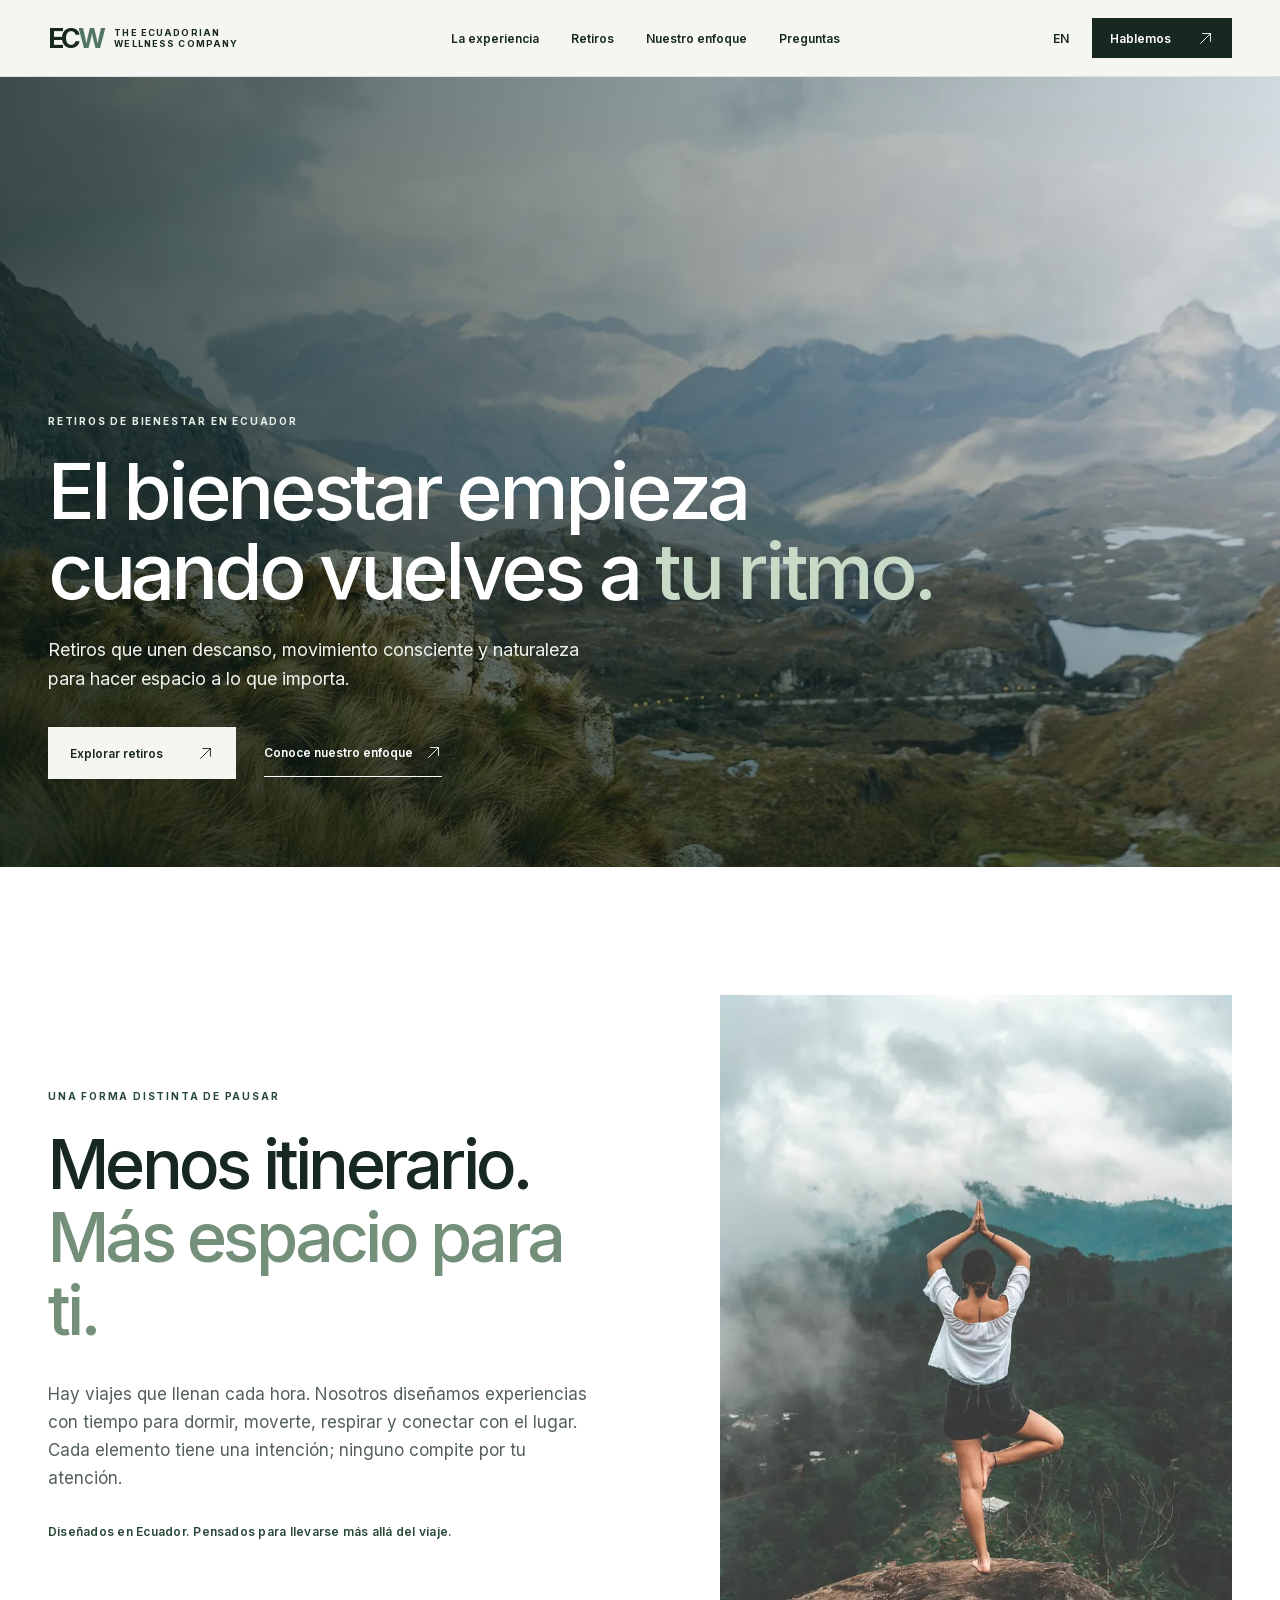
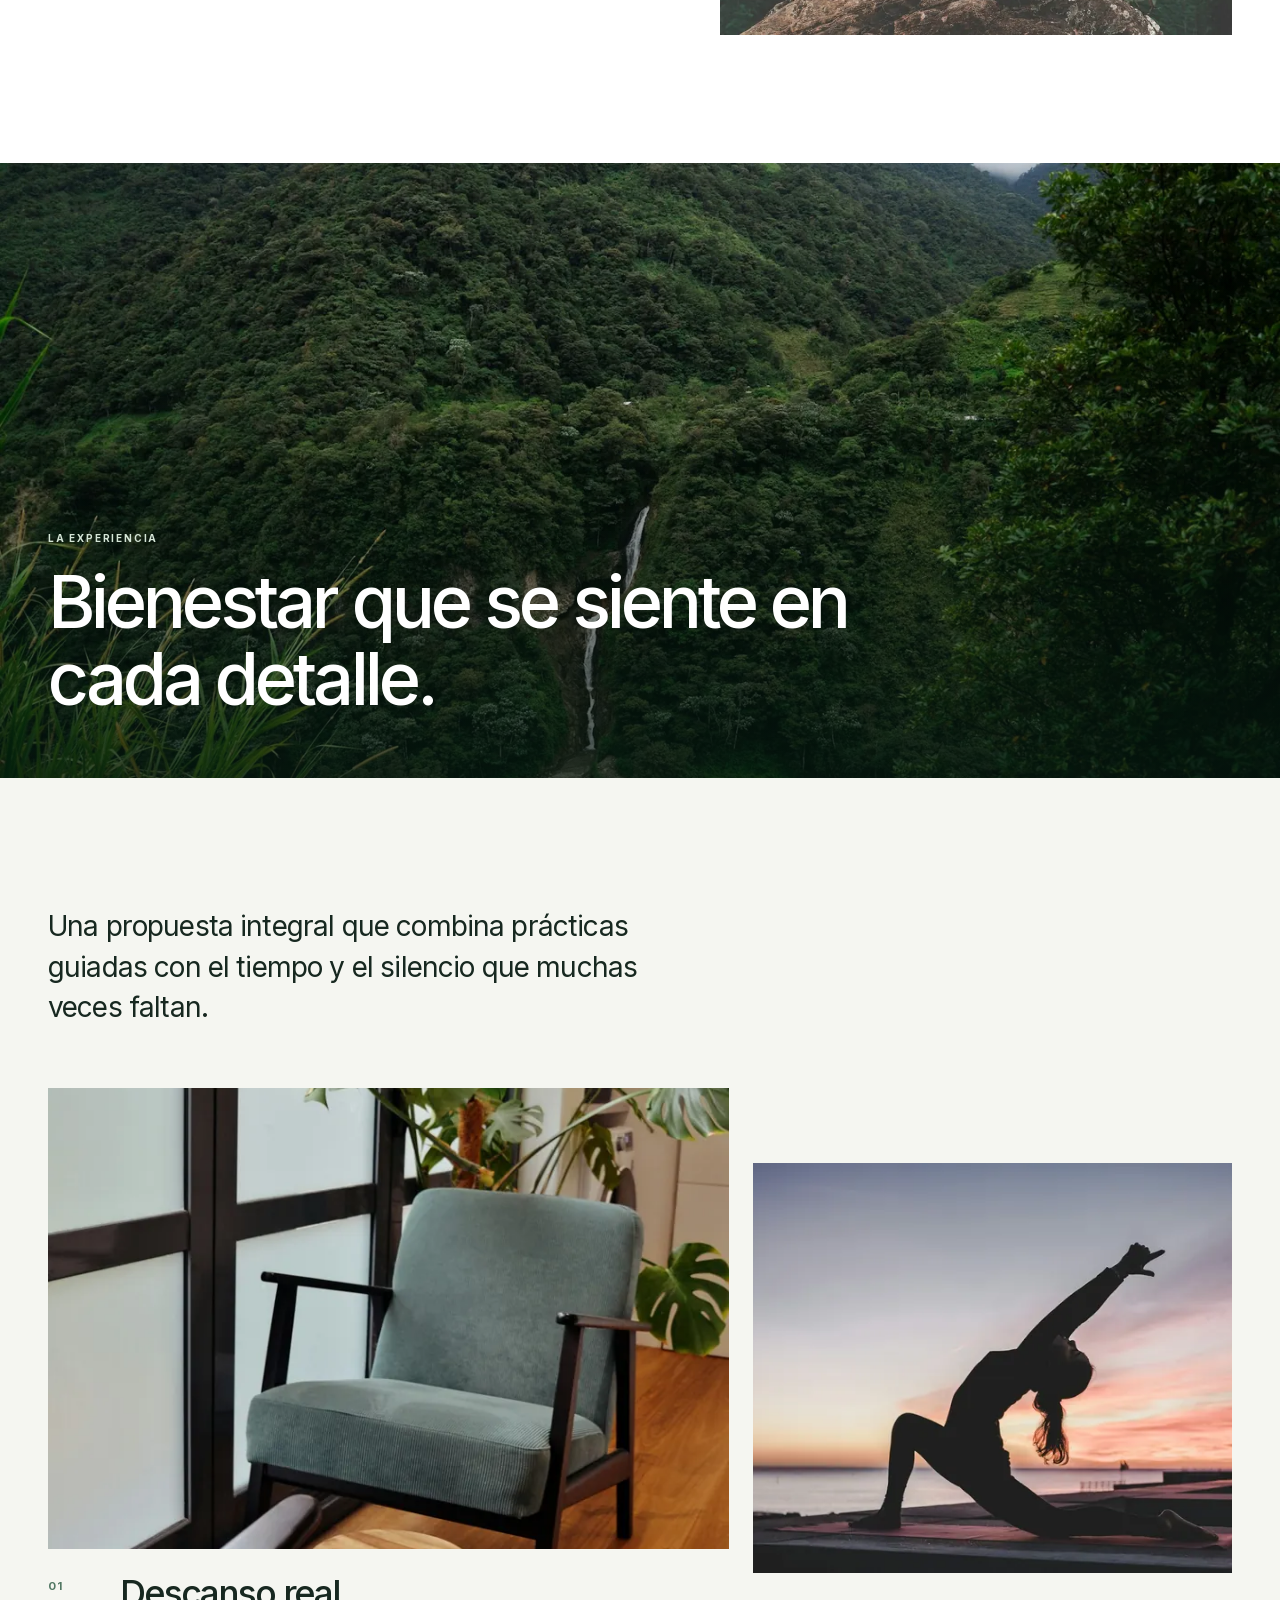
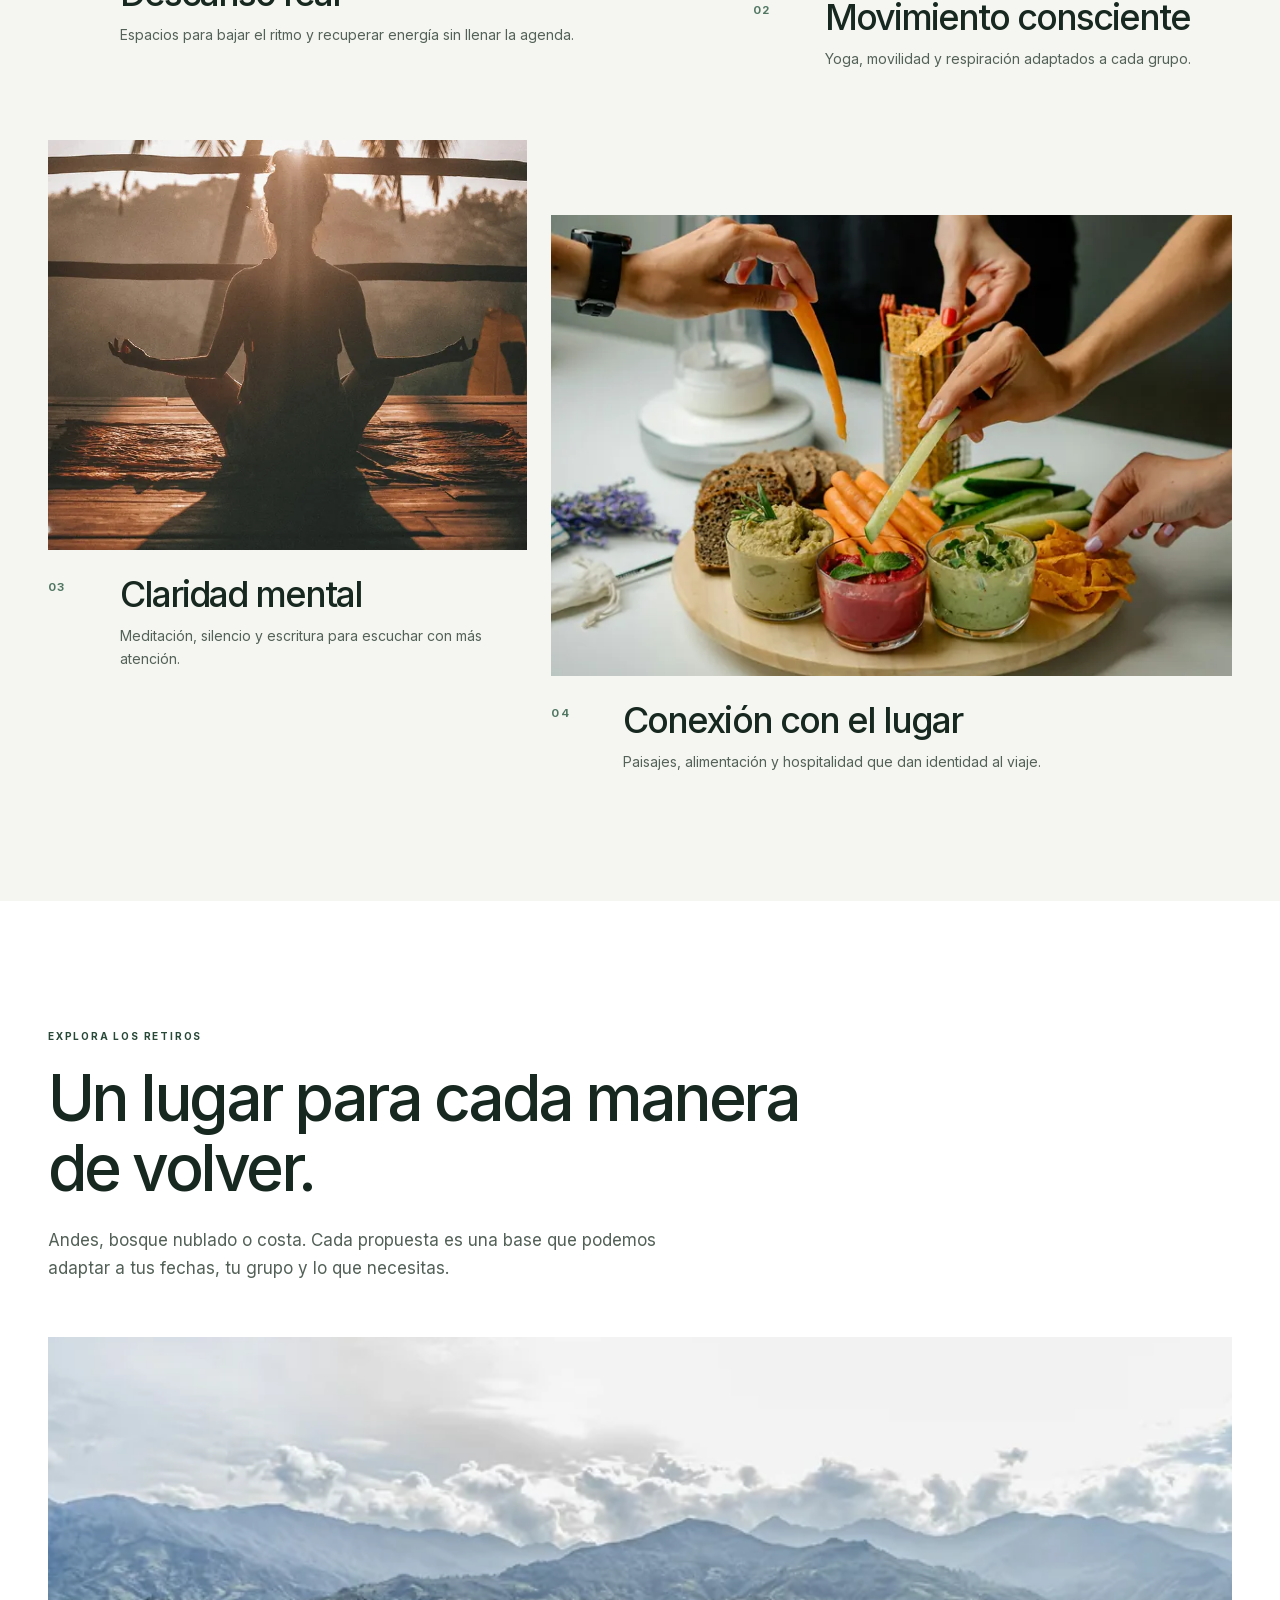
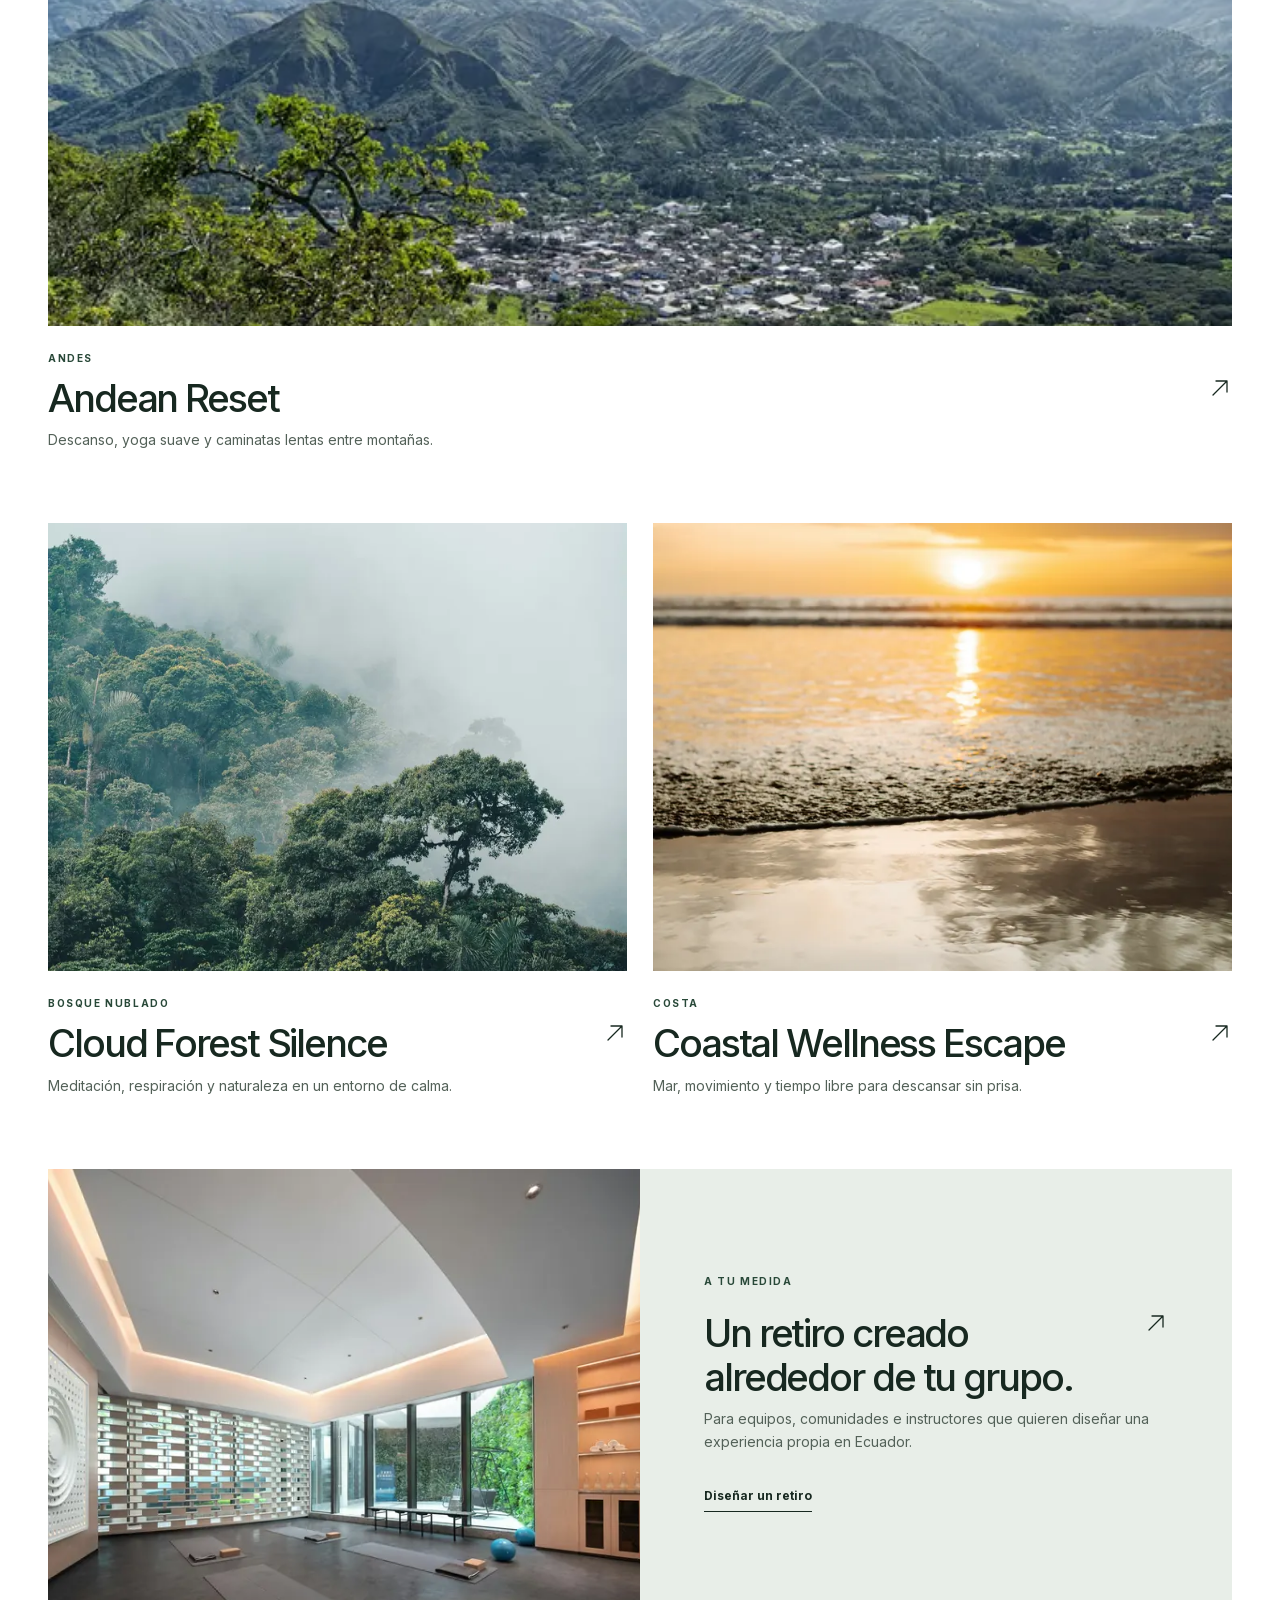
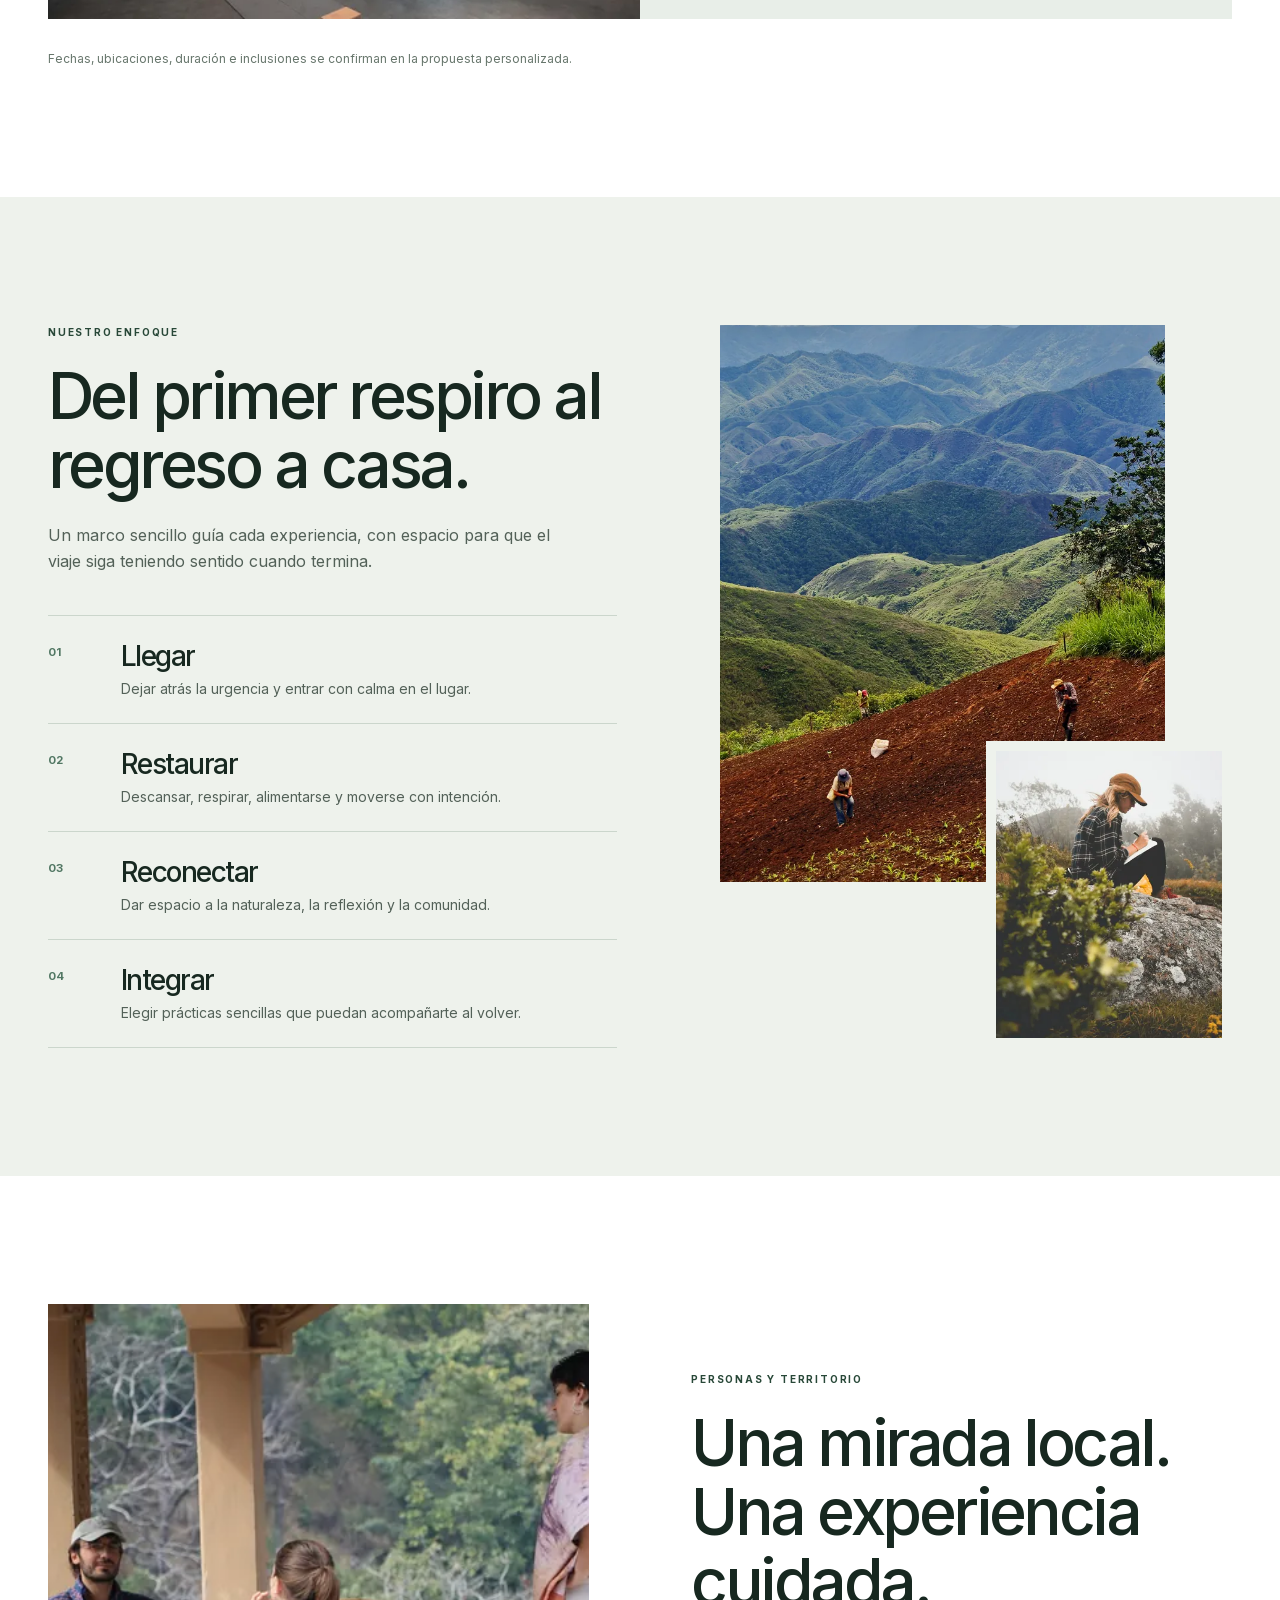
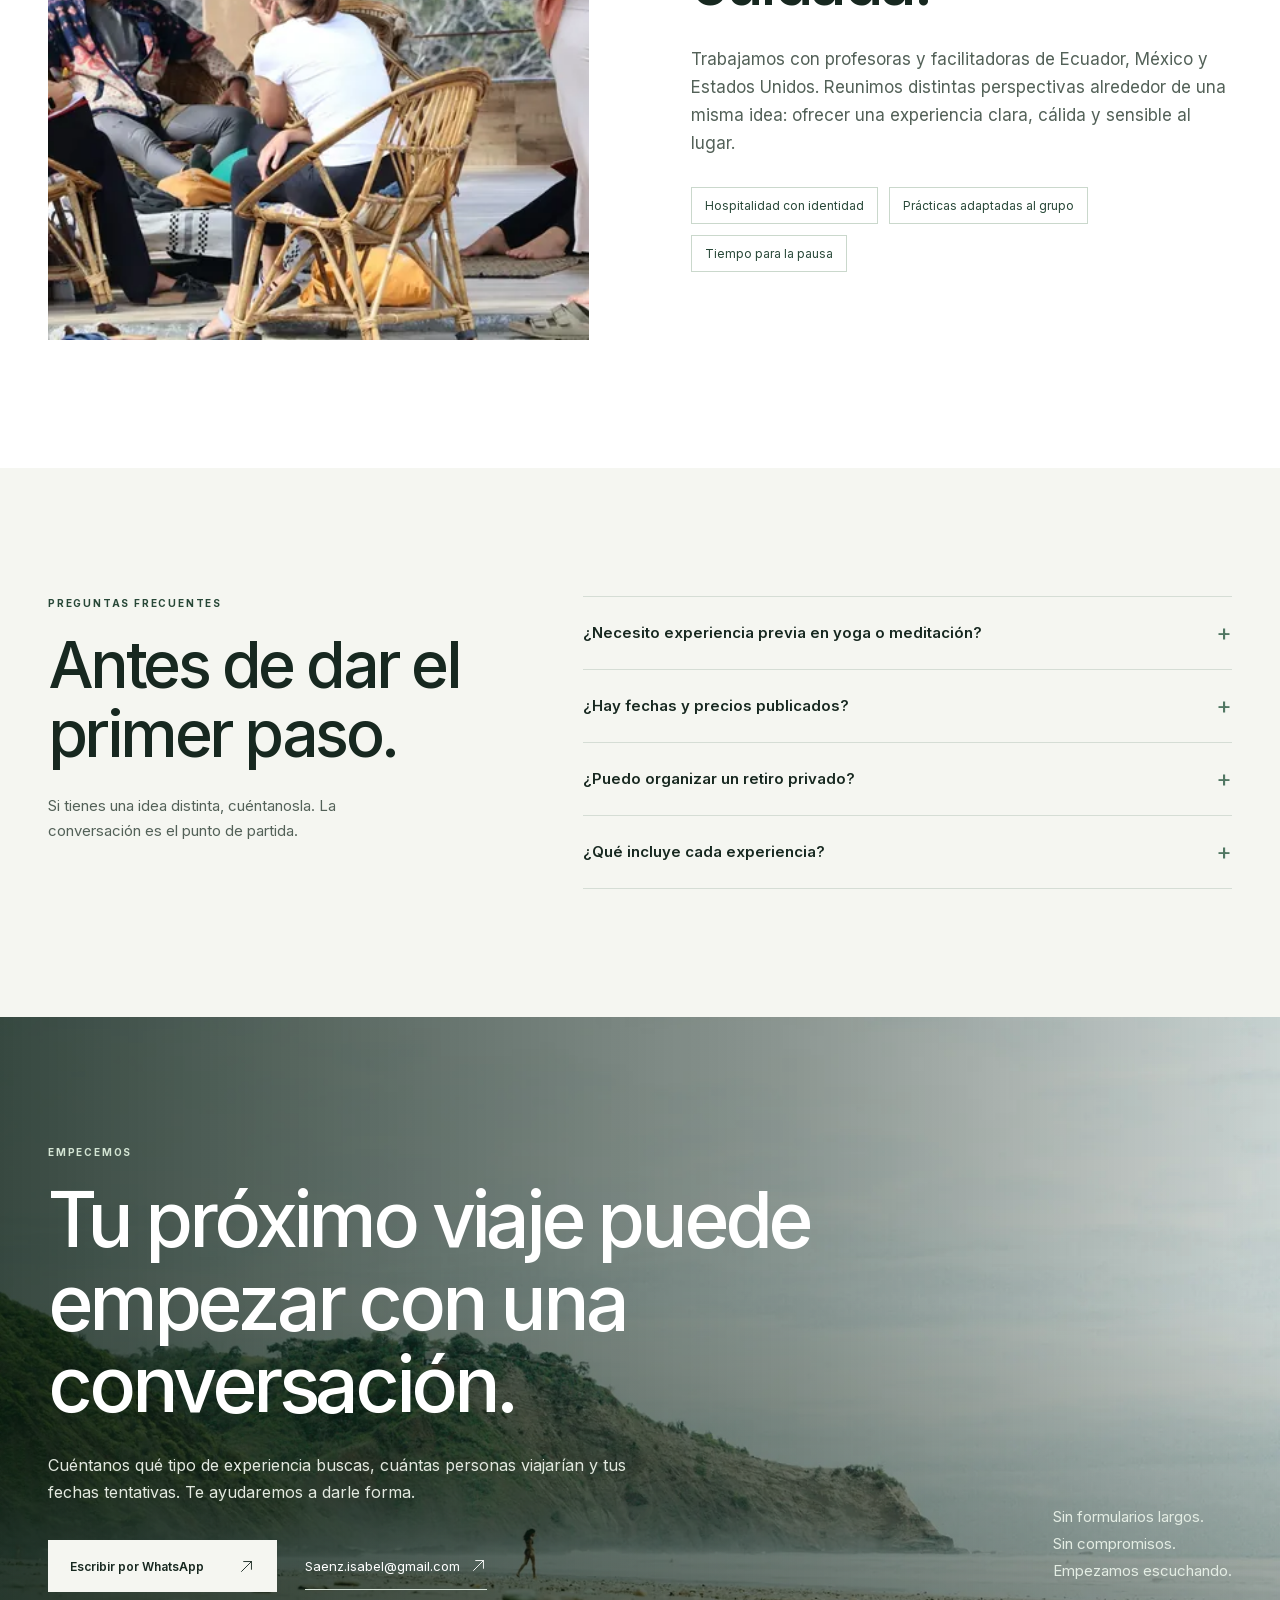
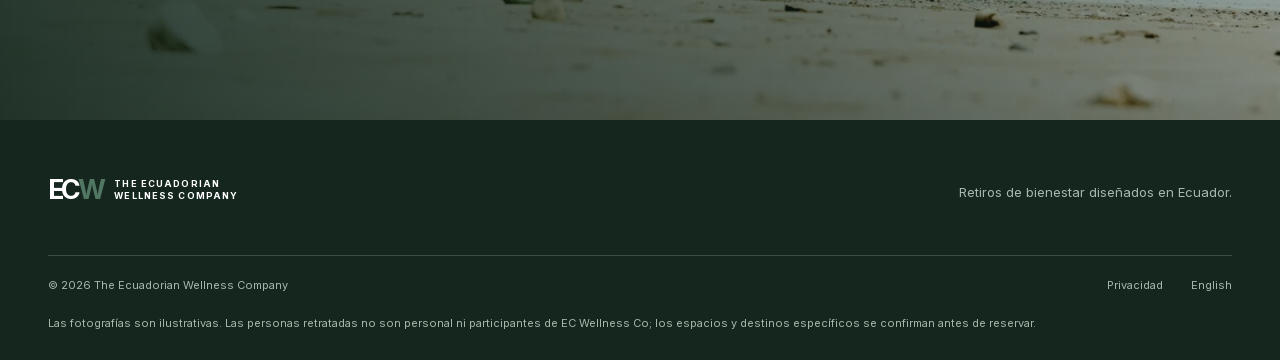
<file: index.html>
<!doctype html>
<html lang="es">
<head>
  <meta charset="utf-8">
  <meta name="viewport" content="width=device-width,initial-scale=1">
  <meta name="theme-color" content="#f8f9f6">
  <title>Retiros de bienestar en Ecuador | The Ecuadorian Wellness Company</title>
  <meta name="description" content="Retiros de bienestar en Ecuador que integran descanso, yoga, meditación y naturaleza. Explora experiencias en los Andes, el bosque nublado y la costa.">
  <link rel="canonical" href="https://ecwellnessco.org/">
  <link rel="alternate" hreflang="es" href="https://ecwellnessco.org/">
  <link rel="alternate" hreflang="en" href="https://ecwellnessco.org/en/">
  <link rel="alternate" hreflang="x-default" href="https://ecwellnessco.org/">
  <meta property="og:type" content="website"><meta property="og:locale" content="es_EC">
  <meta property="og:site_name" content="The Ecuadorian Wellness Company">
  <meta property="og:url" content="https://ecwellnessco.org/">
  <meta property="og:title" content="Retiros de bienestar en Ecuador | The Ecuadorian Wellness Company">
  <meta property="og:description" content="Un espacio para bajar el ritmo. Retiros diseñados alrededor del descanso, el movimiento y la naturaleza de Ecuador.">
  <meta property="og:image" content="https://ecwellnessco.org/assets/images/social-preview.webp">
  <meta property="og:image:width" content="1200"><meta property="og:image:height" content="630">
  <meta property="og:image:alt" content="Paisaje de montañas y pajonales en los Andes ecuatorianos">
  <meta name="twitter:card" content="summary_large_image">
  <meta name="twitter:title" content="Retiros de bienestar en Ecuador">
  <meta name="twitter:description" content="Descanso, yoga, meditación y naturaleza en experiencias diseñadas en Ecuador.">
  <meta name="twitter:image" content="https://ecwellnessco.org/assets/images/social-preview.webp">
  <link rel="icon" type="image/svg+xml" href="/assets/favicon.svg">
  <link rel="preload" href="/assets/inter-latin.woff2" as="font" type="font/woff2" crossorigin>
  <link rel="preload" as="image" href="/assets/images/andes-hero-1440.webp" imagesrcset="/assets/images/andes-hero-720.webp 720w, /assets/images/andes-hero-1440.webp 1440w" imagesizes="100vw">
  <link rel="stylesheet" href="/styles.css?v=6">
  <script type="application/ld+json">{"@context":"https://schema.org","@type":"Organization","name":"The Ecuadorian Wellness Company","url":"https://ecwellnessco.org/","description":"Diseño de retiros de bienestar en Ecuador con yoga, meditación y naturaleza.","email":"Saenz.isabel@gmail.com","telephone":"+1-415-316-3892","areaServed":{"@type":"Country","name":"Ecuador"},"contactPoint":{"@type":"ContactPoint","contactType":"customer service","telephone":"+1-415-316-3892","email":"Saenz.isabel@gmail.com","availableLanguage":["Spanish","English"]}}</script>
  <script type="application/ld+json">{"@context":"https://schema.org","@type":"FAQPage","mainEntity":[{"@type":"Question","name":"¿Necesito experiencia previa en yoga o meditación?","acceptedAnswer":{"@type":"Answer","text":"No. Las prácticas se adaptan al grupo y pueden ser adecuadas para personas que comienzan."}},{"@type":"Question","name":"¿Hay fechas y precios publicados?","acceptedAnswer":{"@type":"Answer","text":"Las fechas, ubicaciones, precios y detalles se confirman mediante una consulta directa, según el retiro y el tamaño del grupo."}},{"@type":"Question","name":"¿Puedo organizar un retiro privado?","acceptedAnswer":{"@type":"Answer","text":"Sí. Se pueden diseñar experiencias privadas para grupos, instructores visitantes, equipos o comunidades."}}]}</script>
</head>
<body>
  <a class="skip-link" href="#contenido">Saltar al contenido</a>
  <header class="site-header">
    <div class="shell header-inner">
      <a class="brand" href="/" aria-label="The Ecuadorian Wellness Company, inicio"><span class="brand-mark">EC<span>W</span></span><span class="brand-name">THE ECUADORIAN<br>WELLNESS COMPANY</span></a>
      <nav class="desktop-nav" aria-label="Navegación principal"><a href="#experiencia">La experiencia</a><a href="#retiros">Retiros</a><a href="#metodo">Nuestro enfoque</a><a href="#preguntas">Preguntas</a></nav>
      <div class="header-actions"><a class="language-link" href="/en/" lang="en" hreflang="en" aria-label="Read in English">EN</a><a class="button button-dark header-cta" href="#contacto">Hablemos <svg class="arrow-icon" viewBox="0 0 24 24" fill="none" stroke="currentColor" stroke-width="1.3" stroke-linecap="round" stroke-linejoin="round" aria-hidden="true" focusable="false"><path d="M5 19 19 5M8 5h11v11"/></svg></a><button class="menu-toggle" type="button" aria-expanded="false" aria-controls="mobile-nav" aria-label="Abrir menú"><span></span><span></span></button></div>
    </div>
    <nav class="mobile-nav" id="mobile-nav" aria-label="Navegación móvil" hidden><a href="#experiencia">La experiencia</a><a href="#retiros">Retiros</a><a href="#metodo">Nuestro enfoque</a><a href="#preguntas">Preguntas</a><a href="#contacto">Hablemos</a></nav>
  </header>
  <main id="contenido">
    <section class="hero" aria-labelledby="hero-title">
      <div class="hero-photo"><img src="/assets/images/andes-hero-1440.webp" srcset="/assets/images/andes-hero-720.webp 720w, /assets/images/andes-hero-1440.webp 1440w" sizes="100vw" width="1440" height="2160" fetchpriority="high" alt="Paisaje andino con pajonales y montañas en Ecuador"></div>
      <div class="hero-shade"></div>
      <div class="shell hero-inner reveal"><p class="eyebrow">RETIROS DE BIENESTAR EN ECUADOR</p><h1 id="hero-title">El bienestar empieza cuando vuelves a <em>tu ritmo.</em></h1><p class="hero-lead">Retiros que unen descanso, movimiento consciente y naturaleza para hacer espacio a lo que importa.</p><div class="hero-actions"><a class="button button-light" href="#retiros">Explorar retiros <svg class="arrow-icon" viewBox="0 0 24 24" fill="none" stroke="currentColor" stroke-width="1.3" stroke-linecap="round" stroke-linejoin="round" aria-hidden="true" focusable="false"><path d="M5 19 19 5M8 5h11v11"/></svg></a><a class="text-link" href="#metodo">Conoce nuestro enfoque <svg class="arrow-icon" viewBox="0 0 24 24" fill="none" stroke="currentColor" stroke-width="1.3" stroke-linecap="round" stroke-linejoin="round" aria-hidden="true" focusable="false"><path d="M5 19 19 5M8 5h11v11"/></svg></a></div></div>
    </section>
    <section class="introduction section-pad" id="experiencia" aria-labelledby="intro-title"><div class="shell intro-grid"><div class="intro-copy reveal"><p class="eyebrow">UNA FORMA DISTINTA DE PAUSAR</p><h2 id="intro-title" class="statement">Menos itinerario.<br><span>Más espacio para ti.</span></h2><p>Hay viajes que llenan cada hora. Nosotros diseñamos experiencias con tiempo para dormir, moverte, respirar y conectar con el lugar. Cada elemento tiene una intención; ninguno compite por tu atención.</p><p class="intro-note">Diseñados en Ecuador. Pensados para llevarse más allá del viaje.</p></div><figure class="intro-image reveal"><img src="/assets/images/forest-person-1440.webp" srcset="/assets/images/forest-person-720.webp 720w, /assets/images/forest-person-1440.webp 1440w" sizes="(max-width: 900px) 100vw, 50vw" width="1440" height="1800" loading="lazy" decoding="async" alt="Persona haciendo yoga frente a un bosque"></figure></div></section>
    <section class="landscape-band" aria-label="Bienestar que se siente en cada detalle."><div class="landscape-photo"><img src="/assets/images/forest-waterfall-1440.webp" srcset="/assets/images/forest-waterfall-720.webp 720w, /assets/images/forest-waterfall-1440.webp 1440w" sizes="100vw" width="1440" height="960" loading="lazy" decoding="async" alt="Cascada entre montañas de bosque verde"></div><div class="landscape-shade"></div><div class="shell landscape-copy reveal"><p class="eyebrow">LA EXPERIENCIA</p><h2 id="pillars-title">Bienestar que se siente en cada detalle.</h2></div></section>
    <section class="pillars section-pad" aria-labelledby="pillars-title"><div class="shell"><p class="section-intro reveal">Una propuesta integral que combina prácticas guiadas con el tiempo y el silencio que muchas veces faltan.</p><div class="pillar-grid"><article class="pillar-story reveal"><div class="pillar-photo"><img src="/assets/images/rest-nook-1440.webp" srcset="/assets/images/rest-nook-720.webp 720w, /assets/images/rest-nook-1440.webp 1440w" sizes="(max-width: 900px) 100vw, 50vw" width="1440" height="2160" loading="lazy" decoding="async" alt="Un rincón tranquilo con sillón y plantas"></div><div class="pillar-text"><span class="story-number">01</span><h3>Descanso real</h3><p>Espacios para bajar el ritmo y recuperar energía sin llenar la agenda.</p></div></article><article class="pillar-story reveal"><div class="pillar-photo"><img src="/assets/images/yoga-silhouette-1440.webp" srcset="/assets/images/yoga-silhouette-720.webp 720w, /assets/images/yoga-silhouette-1440.webp 1440w" sizes="(max-width: 900px) 100vw, 50vw" width="1440" height="908" loading="lazy" decoding="async" alt="Persona practicando yoga al atardecer"></div><div class="pillar-text"><span class="story-number">02</span><h3>Movimiento consciente</h3><p>Yoga, movilidad y respiración adaptados a cada grupo.</p></div></article><article class="pillar-story reveal"><div class="pillar-photo"><img src="/assets/images/meditation-1440.webp" srcset="/assets/images/meditation-720.webp 720w, /assets/images/meditation-1440.webp 1440w" sizes="(max-width: 900px) 100vw, 50vw" width="1440" height="1674" loading="lazy" decoding="async" alt="Persona meditando en un espacio abierto"></div><div class="pillar-text"><span class="story-number">03</span><h3>Claridad mental</h3><p>Meditación, silencio y escritura para escuchar con más atención.</p></div></article><article class="pillar-story reveal"><div class="pillar-photo"><img src="/assets/images/food-preparation-1440.webp" srcset="/assets/images/food-preparation-720.webp 720w, /assets/images/food-preparation-1440.webp 1440w" sizes="(max-width: 900px) 100vw, 50vw" width="1440" height="2160" loading="lazy" decoding="async" alt="Preparación de alimentos frescos"></div><div class="pillar-text"><span class="story-number">04</span><h3>Conexión con el lugar</h3><p>Paisajes, alimentación y hospitalidad que dan identidad al viaje.</p></div></article></div></div></section>
    <section class="retreats section-pad" id="retiros" aria-labelledby="retreats-title"><div class="shell"><div class="section-heading reveal"><p class="eyebrow">EXPLORA LOS RETIROS</p><h2 id="retreats-title" class="section-title">Un lugar para cada manera de volver.</h2><p>Andes, bosque nublado o costa. Cada propuesta es una base que podemos adaptar a tus fechas, tu grupo y lo que necesitas.</p></div><div class="retreat-grid"><article class="retreat-card reveal"><a href="#contacto" aria-label="Consultar por Andean Reset"><div class="retreat-image"><img src="/assets/images/andes-village-1440.webp" srcset="/assets/images/andes-village-720.webp 720w, /assets/images/andes-village-1440.webp 1440w" sizes="(max-width: 900px) 100vw, 48vw" width="1440" height="960" loading="lazy" decoding="async" alt="Paisaje de montañas andinas en Ecuador"></div><div class="retreat-info"><span>ANDES</span><h3>Andean Reset<svg class="arrow-icon" viewBox="0 0 24 24" fill="none" stroke="currentColor" stroke-width="1.3" stroke-linecap="round" stroke-linejoin="round" aria-hidden="true" focusable="false"><path d="M5 19 19 5M8 5h11v11"/></svg></h3><p>Descanso, yoga suave y caminatas lentas entre montañas.</p></div></a></article><article class="retreat-card reveal"><a href="#contacto" aria-label="Consultar por Cloud Forest Silence"><div class="retreat-image"><img src="/assets/images/cloud-forest-1440.webp" srcset="/assets/images/cloud-forest-720.webp 720w, /assets/images/cloud-forest-1440.webp 1440w" sizes="(max-width: 900px) 100vw, 48vw" width="1440" height="2160" loading="lazy" decoding="async" alt="Árboles entre la niebla de un bosque nublado"></div><div class="retreat-info"><span>BOSQUE NUBLADO</span><h3>Cloud Forest Silence<svg class="arrow-icon" viewBox="0 0 24 24" fill="none" stroke="currentColor" stroke-width="1.3" stroke-linecap="round" stroke-linejoin="round" aria-hidden="true" focusable="false"><path d="M5 19 19 5M8 5h11v11"/></svg></h3><p>Meditación, respiración y naturaleza en un entorno de calma.</p></div></a></article><article class="retreat-card reveal"><a href="#contacto" aria-label="Consultar por Coastal Wellness Escape"><div class="retreat-image"><img src="/assets/images/coast-sunset-1440.webp" srcset="/assets/images/coast-sunset-720.webp 720w, /assets/images/coast-sunset-1440.webp 1440w" sizes="(max-width: 900px) 100vw, 48vw" width="1440" height="2160" loading="lazy" decoding="async" alt="Playa ecuatoriana al atardecer"></div><div class="retreat-info"><span>COSTA</span><h3>Coastal Wellness Escape<svg class="arrow-icon" viewBox="0 0 24 24" fill="none" stroke="currentColor" stroke-width="1.3" stroke-linecap="round" stroke-linejoin="round" aria-hidden="true" focusable="false"><path d="M5 19 19 5M8 5h11v11"/></svg></h3><p>Mar, movimiento y tiempo libre para descansar sin prisa.</p></div></a></article><article class="retreat-card retreat-private reveal"><a href="#contacto" aria-label="Diseñar un retiro"><div class="retreat-image"><img src="/assets/images/yoga-studio-1440.webp" srcset="/assets/images/yoga-studio-720.webp 720w, /assets/images/yoga-studio-1440.webp 1440w" sizes="(max-width: 900px) 100vw, 48vw" width="1440" height="960" loading="lazy" decoding="async" alt="Sala luminosa preparada para prácticas de yoga"></div><div class="retreat-info"><span>A TU MEDIDA</span><h3>Un retiro creado alrededor de tu grupo.<svg class="arrow-icon" viewBox="0 0 24 24" fill="none" stroke="currentColor" stroke-width="1.3" stroke-linecap="round" stroke-linejoin="round" aria-hidden="true" focusable="false"><path d="M5 19 19 5M8 5h11v11"/></svg></h3><p>Para equipos, comunidades e instructores que quieren diseñar una experiencia propia en Ecuador.</p><strong>Diseñar un retiro</strong></div></a></article></div><p class="retreat-disclaimer">Fechas, ubicaciones, duración e inclusiones se confirman en la propuesta personalizada.</p></div></section>
    <section class="method section-pad" id="metodo" aria-labelledby="method-title"><div class="shell method-grid"><div class="method-content"><div class="method-heading reveal"><p class="eyebrow">NUESTRO ENFOQUE</p><h2 id="method-title" class="section-title">Del primer respiro al regreso a casa.</h2><p>Un marco sencillo guía cada experiencia, con espacio para que el viaje siga teniendo sentido cuando termina.</p></div><div class="method-steps"><article class="method-step reveal"><span>01</span><div><h3>Llegar</h3><p>Dejar atrás la urgencia y entrar con calma en el lugar.</p></div></article><article class="method-step reveal"><span>02</span><div><h3>Restaurar</h3><p>Descansar, respirar, alimentarse y moverse con intención.</p></div></article><article class="method-step reveal"><span>03</span><div><h3>Reconectar</h3><p>Dar espacio a la naturaleza, la reflexión y la comunidad.</p></div></article><article class="method-step reveal"><span>04</span><div><h3>Integrar</h3><p>Elegir prácticas sencillas que puedan acompañarte al volver.</p></div></article></div></div><div class="method-photos"><figure class="method-walk reveal"><img src="/assets/images/mountain-walk-1440.webp" srcset="/assets/images/mountain-walk-720.webp 720w, /assets/images/mountain-walk-1440.webp 1440w" sizes="(max-width: 900px) 100vw, 50vw" width="1440" height="2160" loading="lazy" decoding="async" alt="Personas caminando por las montañas de Ecuador"></figure><figure class="method-journal reveal"><img src="/assets/images/journaling-1440.webp" srcset="/assets/images/journaling-720.webp 720w, /assets/images/journaling-1440.webp 1440w" sizes="(max-width: 900px) 100vw, 50vw" width="1440" height="960" loading="lazy" decoding="async" alt="Persona escribiendo al aire libre entre árboles"></figure></div></div></section>
    <section class="people section-pad" aria-labelledby="people-title"><div class="shell people-grid"><figure class="people-image reveal"><img src="/assets/images/group-porch-1440.webp" srcset="/assets/images/group-porch-720.webp 720w, /assets/images/group-porch-1440.webp 1440w" sizes="(max-width: 900px) 100vw, 50vw" width="1440" height="960" loading="lazy" decoding="async" alt="Personas conversando en una terraza"></figure><div class="people-content reveal"><p class="eyebrow">PERSONAS Y TERRITORIO</p><h2 id="people-title" class="section-title">Una mirada local. Una experiencia cuidada.</h2><p>Trabajamos con profesoras y facilitadoras de Ecuador, México y Estados Unidos. Reunimos distintas perspectivas alrededor de una misma idea: ofrecer una experiencia clara, cálida y sensible al lugar.</p><div class="people-notes"><span>Hospitalidad con identidad</span><span>Prácticas adaptadas al grupo</span><span>Tiempo para la pausa</span></div></div></div></section>
    <section class="faq section-pad" id="preguntas" aria-labelledby="faq-title"><div class="shell faq-grid"><div class="reveal"><p class="eyebrow">PREGUNTAS FRECUENTES</p><h2 id="faq-title" class="section-title">Antes de dar el primer paso.</h2><p>Si tienes una idea distinta, cuéntanosla. La conversación es el punto de partida.</p></div><div class="faq-list reveal"><details><summary>¿Necesito experiencia previa en yoga o meditación?<span aria-hidden="true">+</span></summary><p>No. Las prácticas se adaptan al grupo y pueden ser adecuadas para personas que comienzan.</p></details><details><summary>¿Hay fechas y precios publicados?<span aria-hidden="true">+</span></summary><p>Las fechas, ubicaciones, precios y detalles se confirman mediante una consulta directa, según el retiro y el tamaño del grupo.</p></details><details><summary>¿Puedo organizar un retiro privado?<span aria-hidden="true">+</span></summary><p>Sí. Podemos diseñar experiencias privadas para grupos, instructores visitantes, equipos o comunidades.</p></details><details><summary>¿Qué incluye cada experiencia?<span aria-hidden="true">+</span></summary><p>Depende del programa, la ubicación y el grupo. Te compartiremos una propuesta con inclusiones y logística antes de reservar.</p></details></div></div></section>
    <section class="contact" id="contacto" aria-labelledby="contact-title"><div class="contact-photo"><img src="/assets/images/coast-walk-1440.webp" srcset="/assets/images/coast-walk-720.webp 720w, /assets/images/coast-walk-1440.webp 1440w" sizes="100vw" width="1440" height="2160" loading="lazy" decoding="async" alt="Persona caminando por una playa de Ecuador"></div><div class="contact-shade"></div><div class="shell contact-grid"><div class="reveal"><p class="eyebrow">EMPECEMOS</p><h2 id="contact-title">Tu próximo viaje puede empezar con una conversación.</h2><p>Cuéntanos qué tipo de experiencia buscas, cuántas personas viajarían y tus fechas tentativas. Te ayudaremos a darle forma.</p><div class="contact-actions"><a class="button button-light" href="https://wa.me/14153163892?text=Hola%2C%20me%20gustar%C3%ADa%20conocer%20los%20retiros%20de%20The%20Ecuadorian%20Wellness%20Company." target="_blank" rel="noopener noreferrer">Escribir por WhatsApp <svg class="arrow-icon" viewBox="0 0 24 24" fill="none" stroke="currentColor" stroke-width="1.3" stroke-linecap="round" stroke-linejoin="round" aria-hidden="true" focusable="false"><path d="M5 19 19 5M8 5h11v11"/></svg></a><a class="contact-email" href="mailto:Saenz.isabel@gmail.com">Saenz.isabel@gmail.com <svg class="arrow-icon" viewBox="0 0 24 24" fill="none" stroke="currentColor" stroke-width="1.3" stroke-linecap="round" stroke-linejoin="round" aria-hidden="true" focusable="false"><path d="M5 19 19 5M8 5h11v11"/></svg></a></div></div><p class="contact-aside reveal">Sin formularios largos.<br>Sin compromisos.<br>Empezamos escuchando.</p></div></section>
  </main>
  <footer class="site-footer"><div class="shell footer-top"><a class="brand" href="/" aria-label="The Ecuadorian Wellness Company, inicio"><span class="brand-mark">EC<span>W</span></span><span class="brand-name">THE ECUADORIAN<br>WELLNESS COMPANY</span></a><p>Retiros de bienestar diseñados en Ecuador.</p></div><div class="shell footer-bottom"><span>© <span id="year">2026</span> The Ecuadorian Wellness Company</span><div><a href="/privacidad.html">Privacidad</a><a href="/en/" lang="en" hreflang="en">English</a></div></div><p class="shell image-note">Las fotografías son ilustrativas. Las personas retratadas no son personal ni participantes de EC Wellness Co; los espacios y destinos específicos se confirman antes de reservar.</p></footer>
  <script src="/main.js?v=4" defer></script>
</body>
</html>
</file>
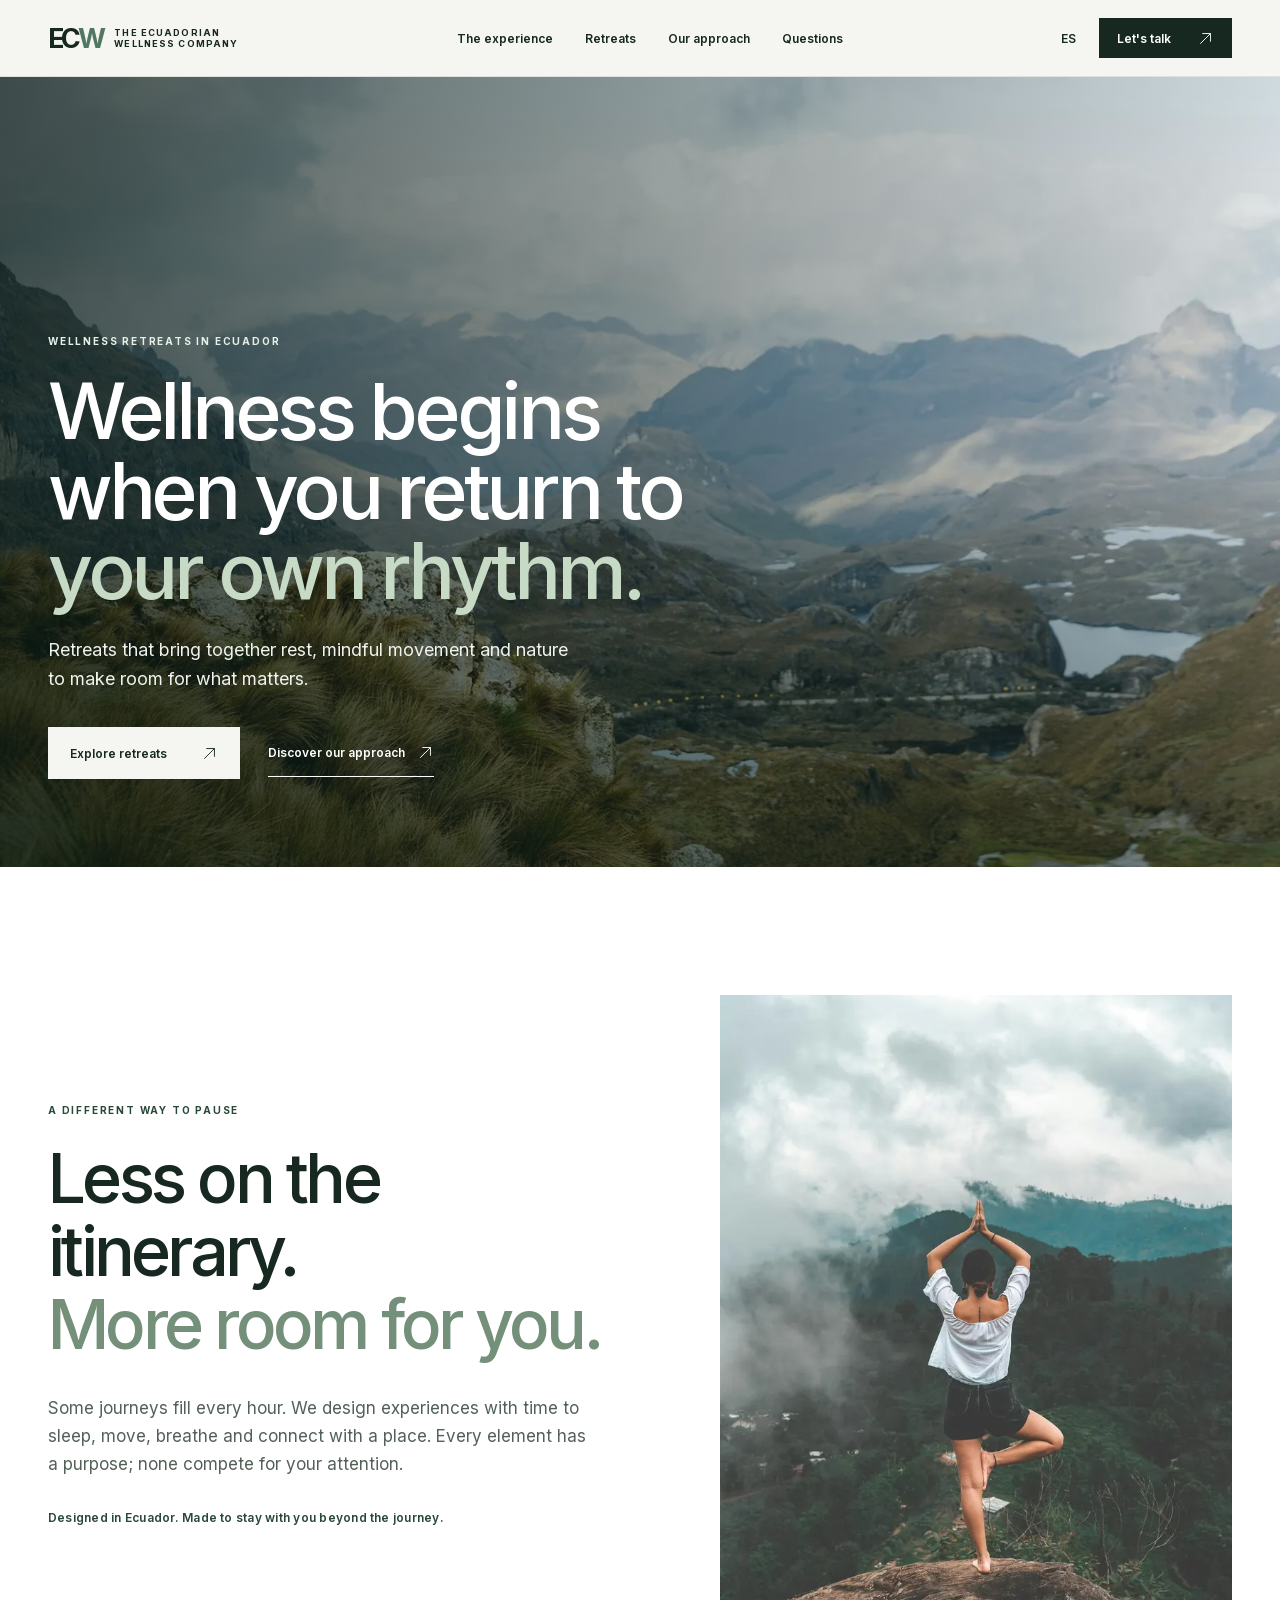
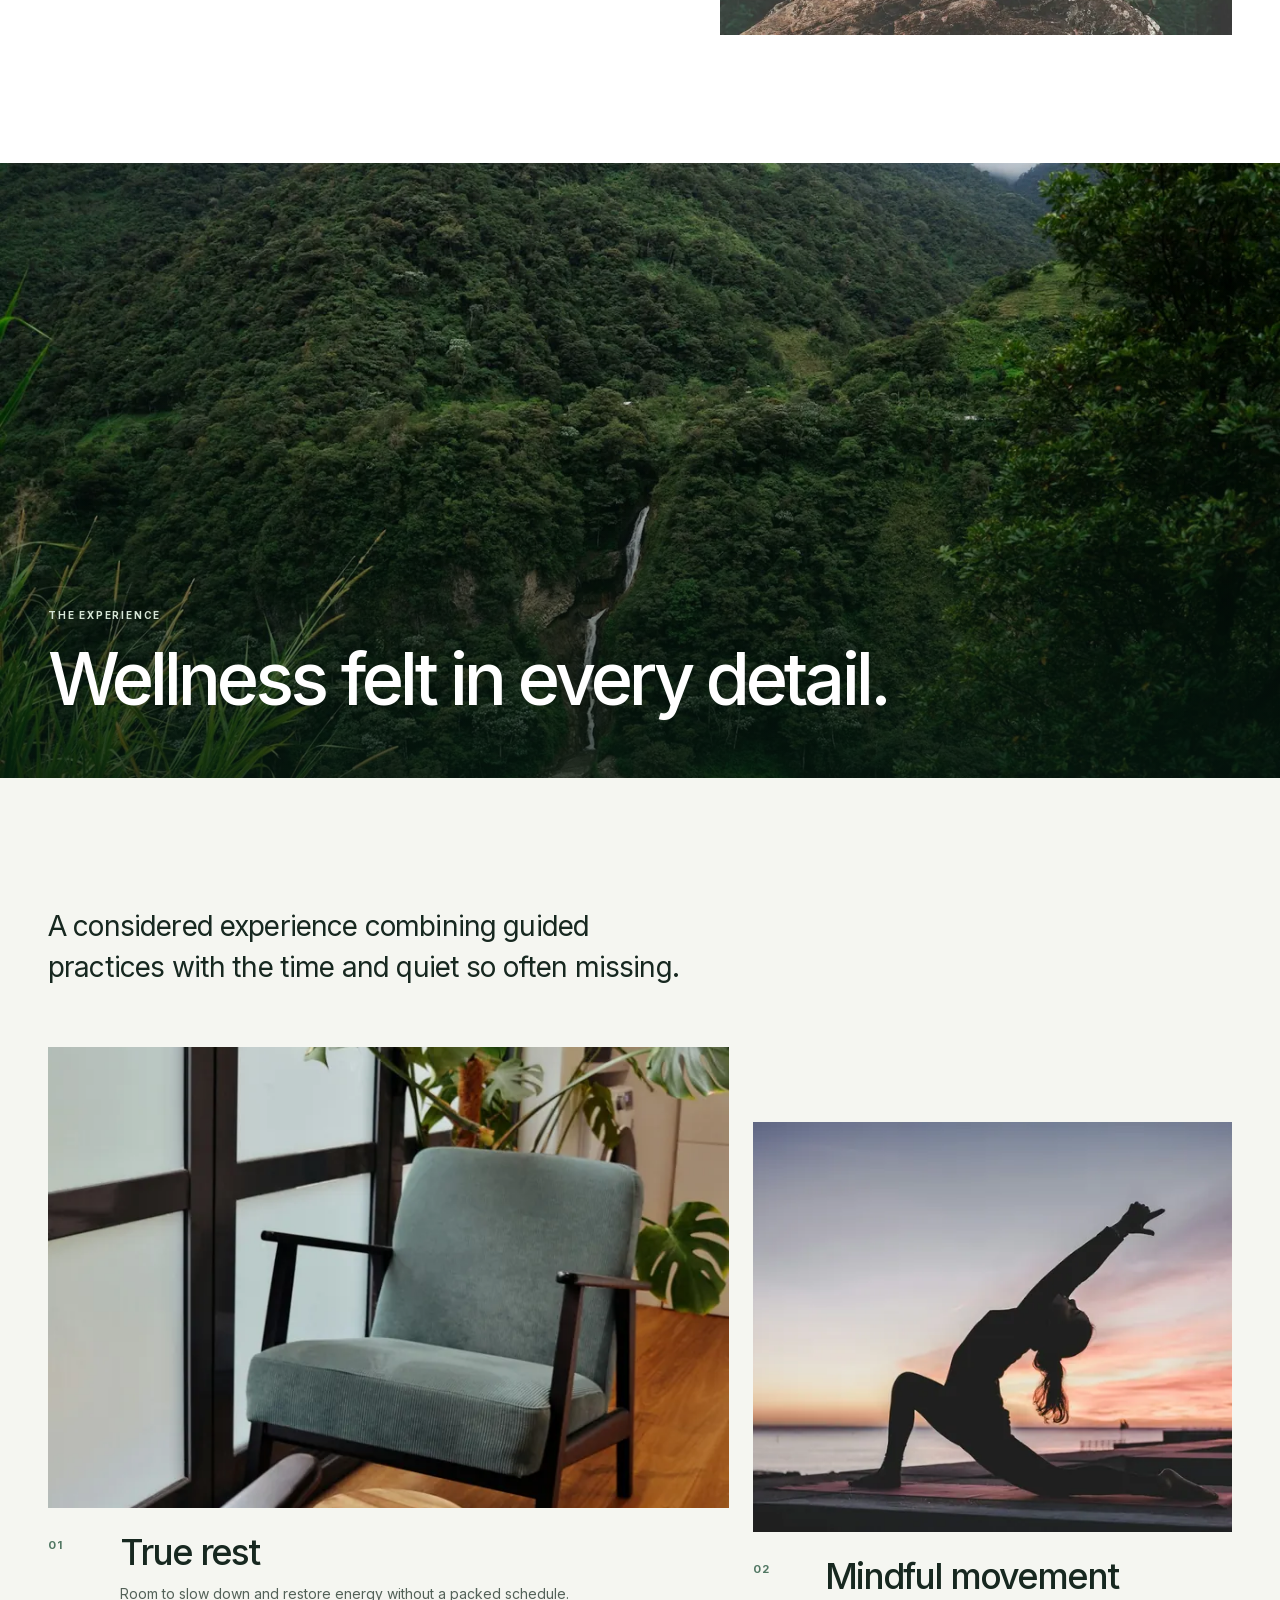
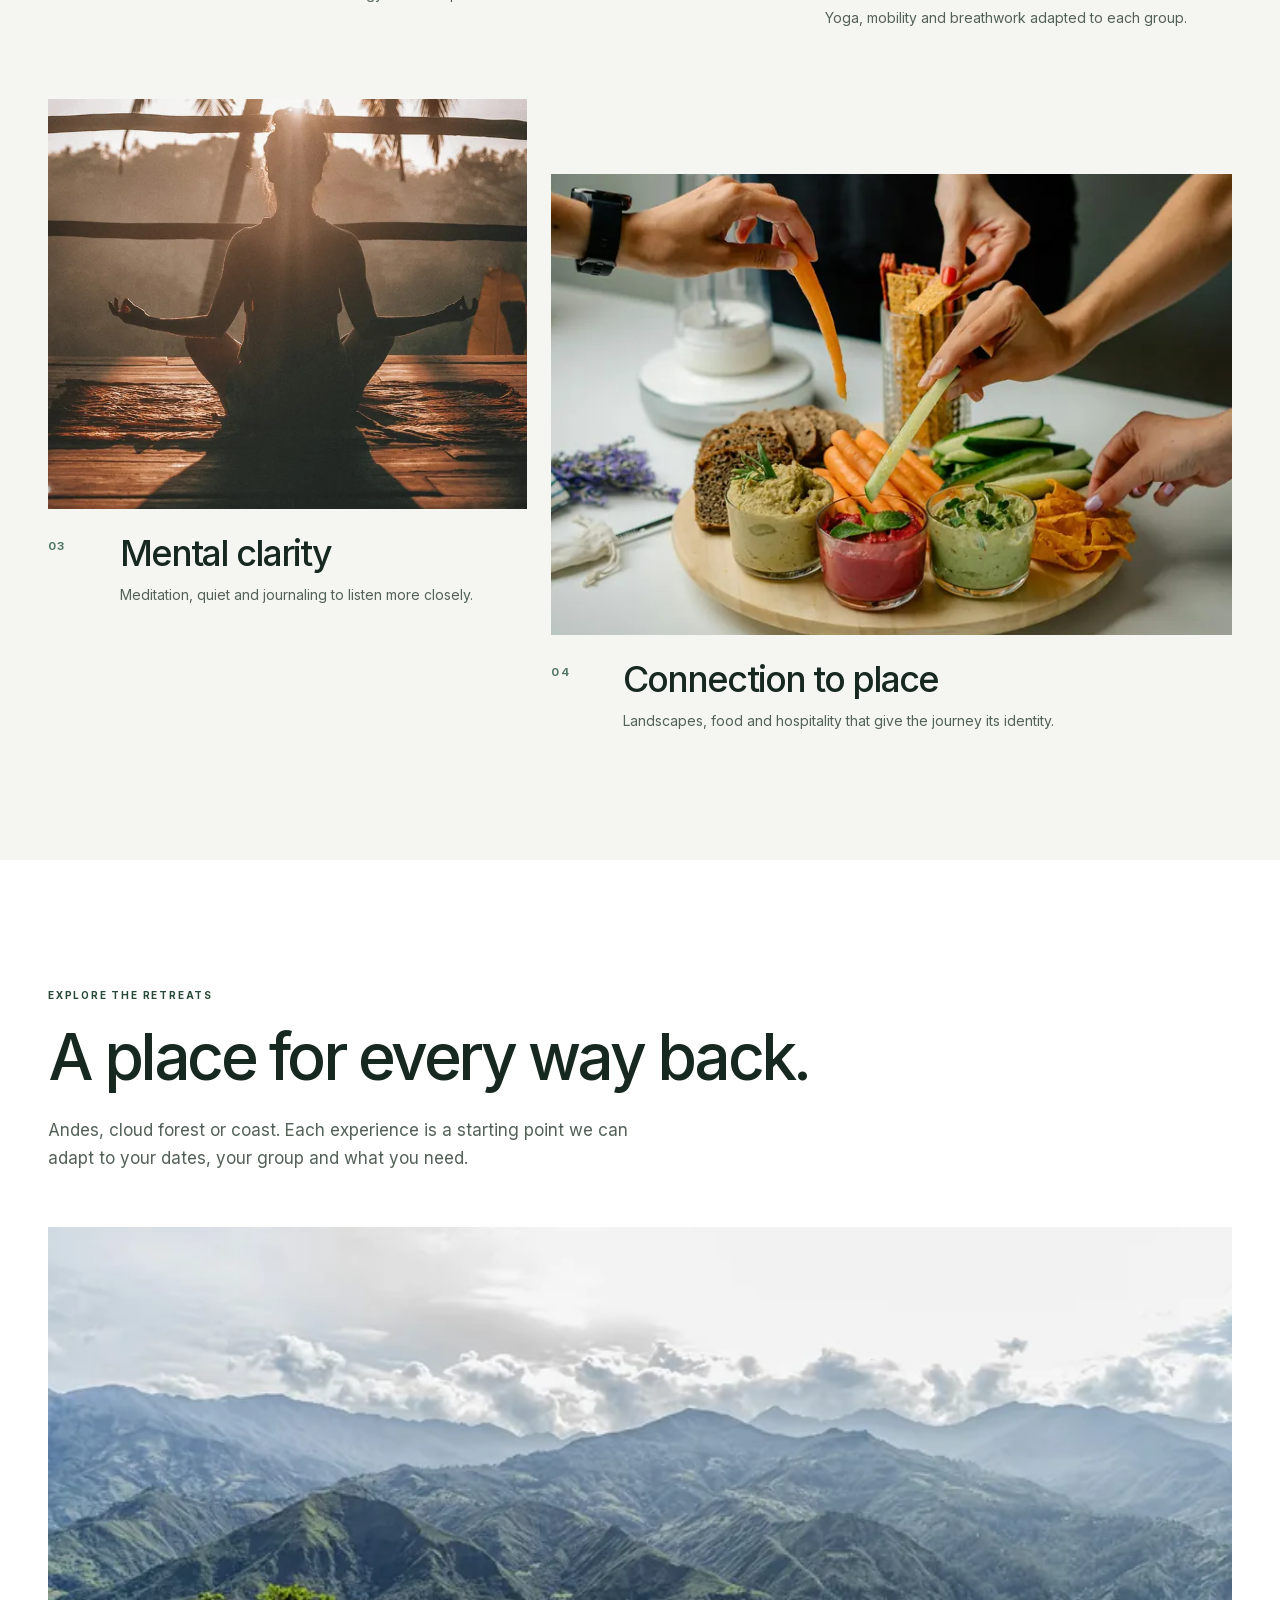
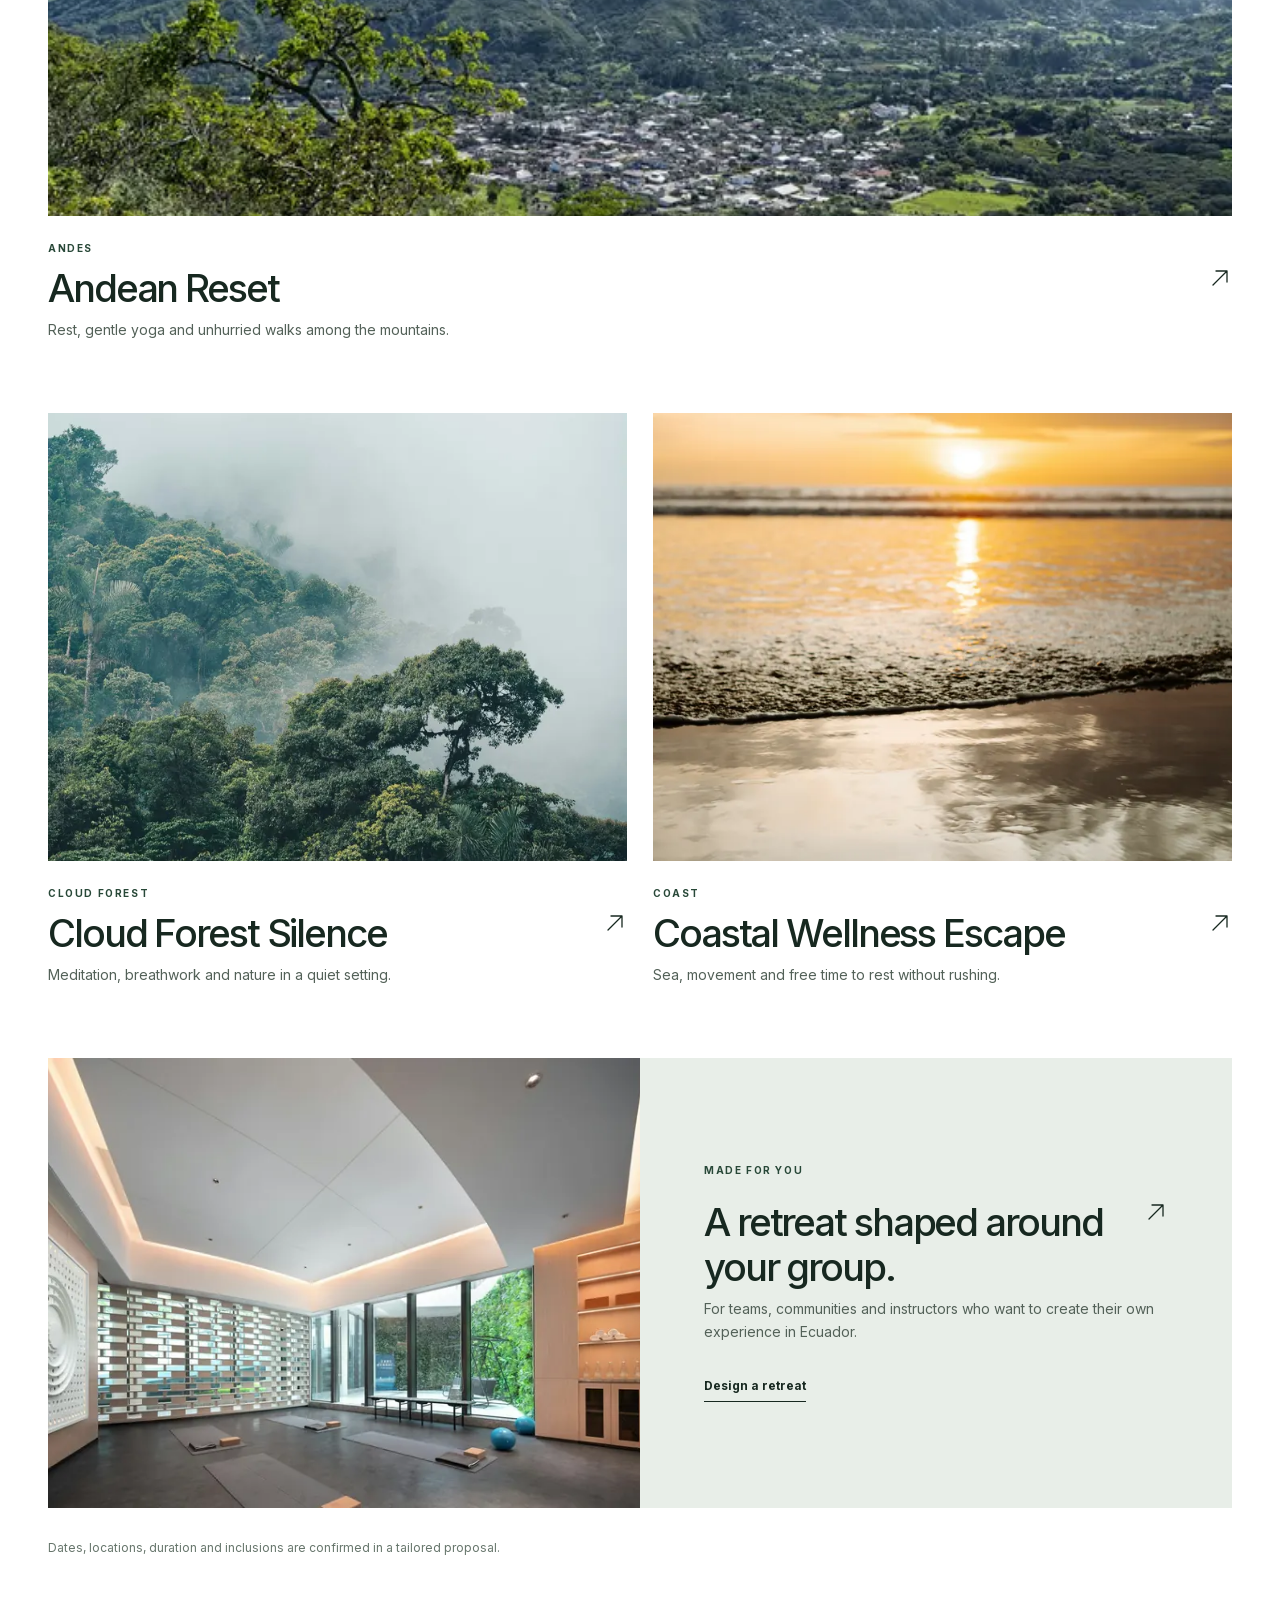
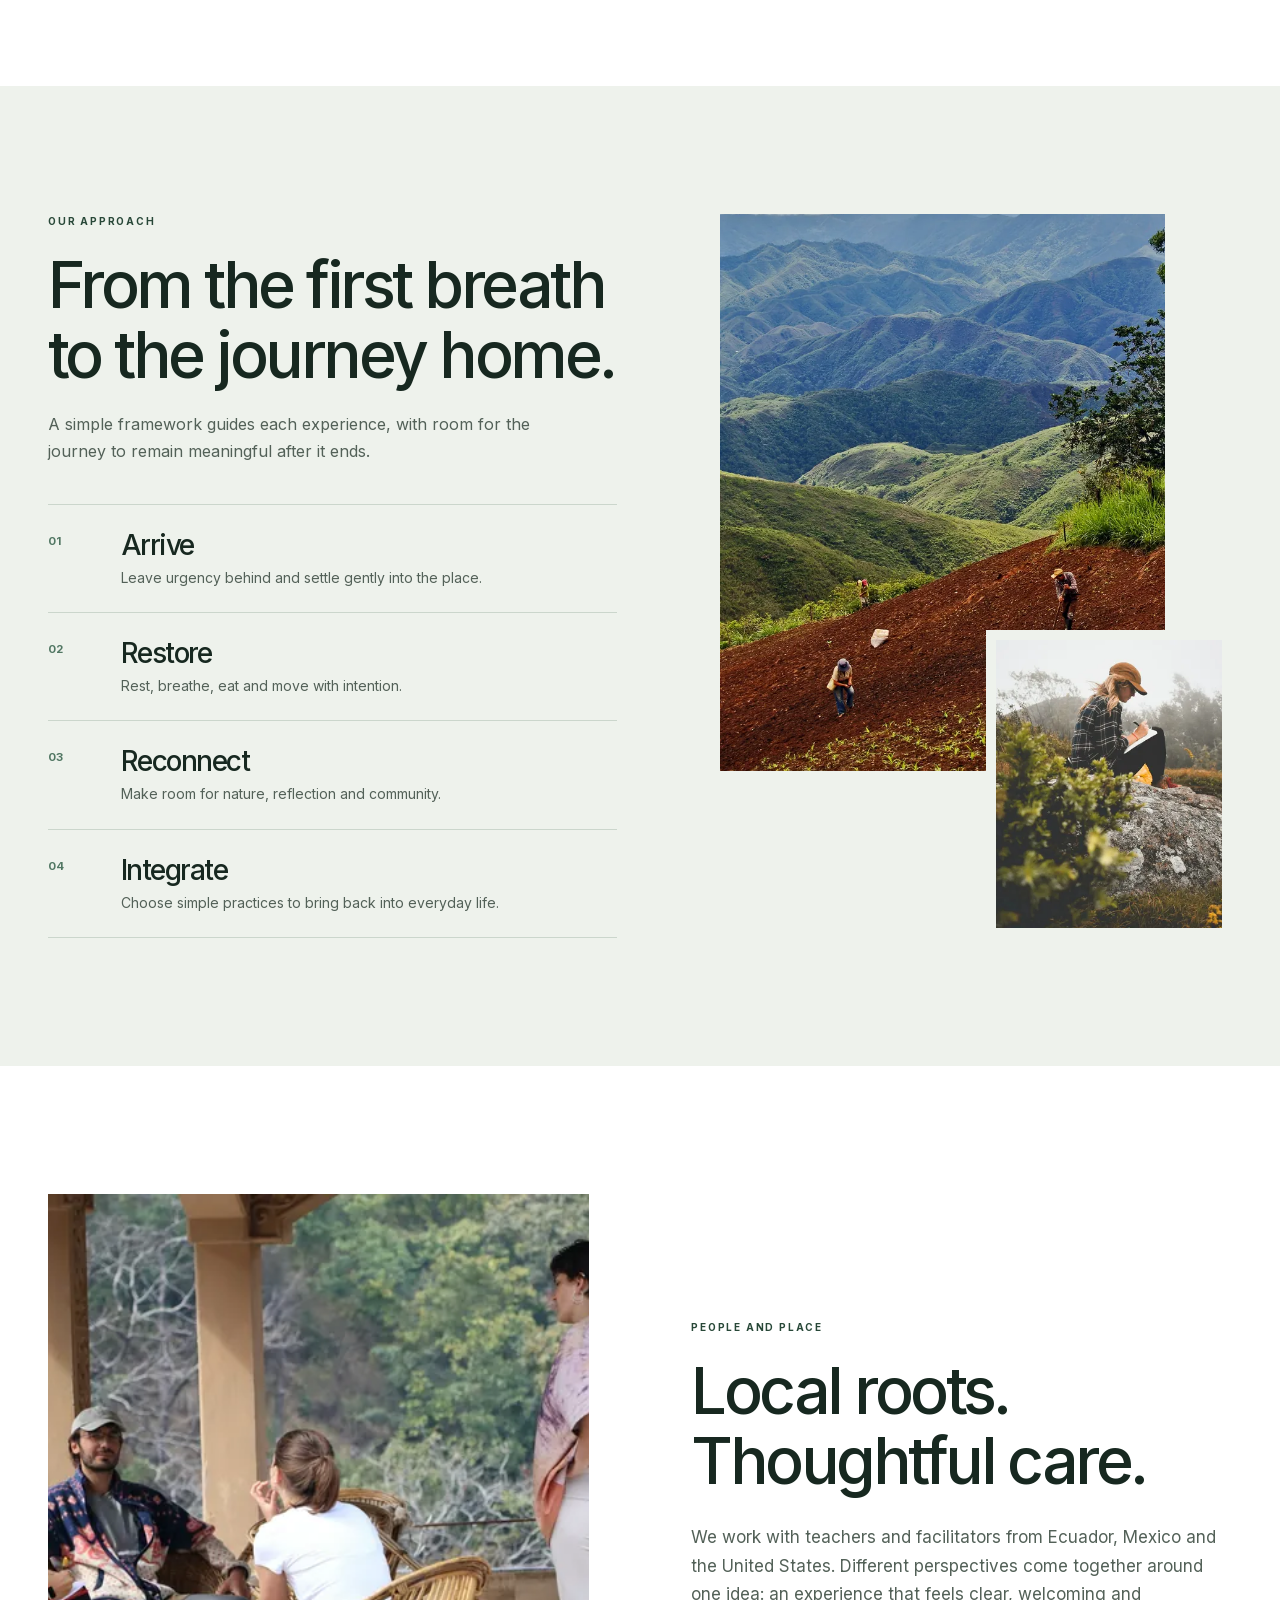
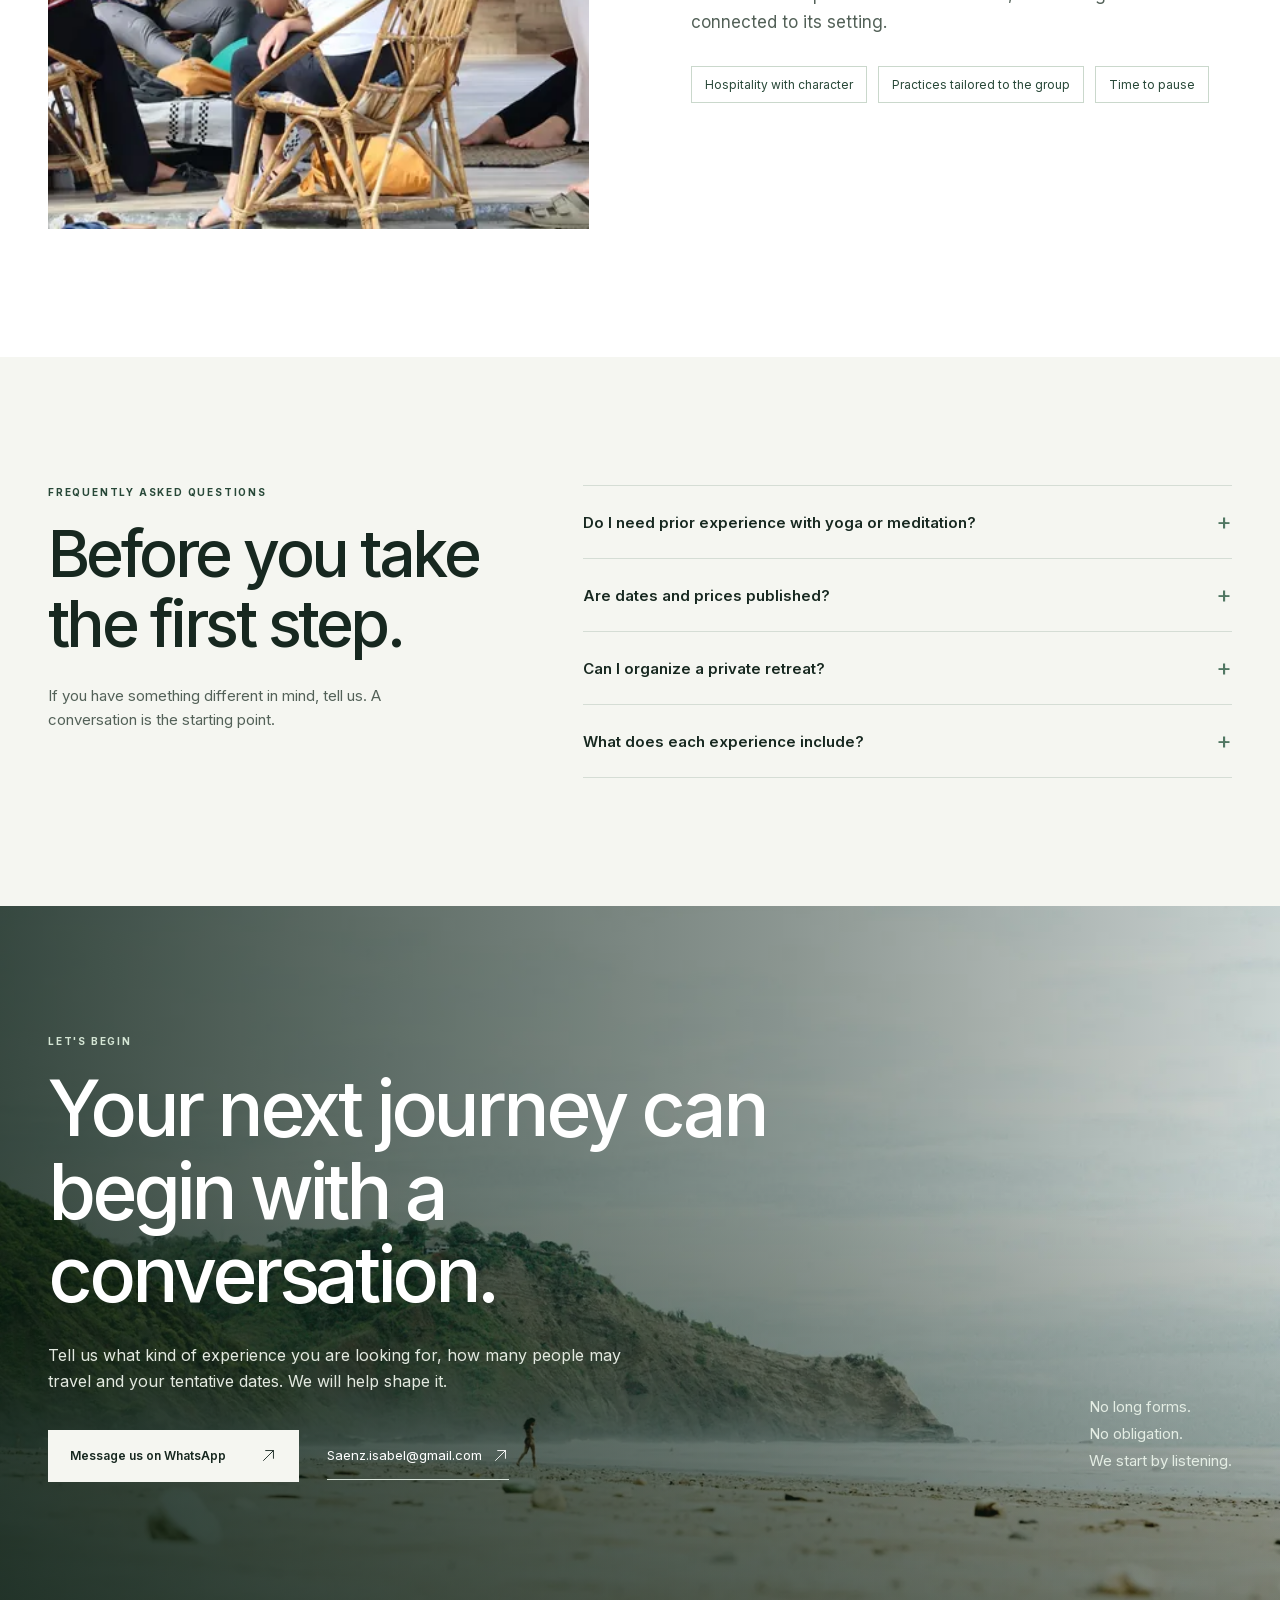
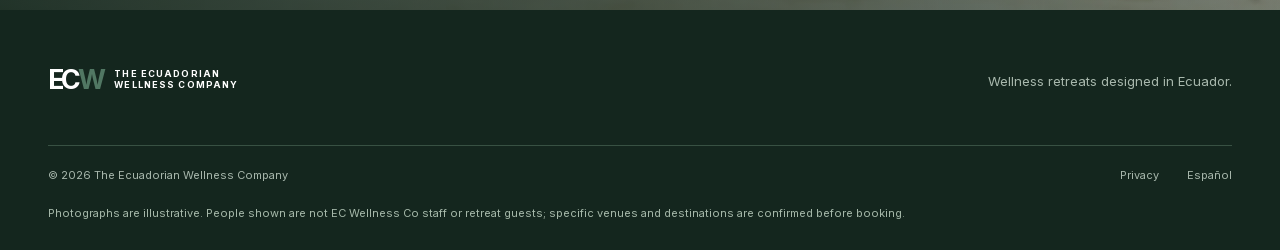
<file: en/index.html>
<!doctype html>
<html lang="en">
<head>
  <meta charset="utf-8">
  <meta name="viewport" content="width=device-width,initial-scale=1">
  <meta name="theme-color" content="#f8f9f6">
  <title>Wellness retreats in Ecuador | The Ecuadorian Wellness Company</title>
  <meta name="description" content="Wellness retreats in Ecuador that bring together rest, yoga, meditation and nature. Explore experiences in the Andes, cloud forest and on the coast.">
  <link rel="canonical" href="https://ecwellnessco.org/en/">
  <link rel="alternate" hreflang="es" href="https://ecwellnessco.org/">
  <link rel="alternate" hreflang="en" href="https://ecwellnessco.org/en/">
  <link rel="alternate" hreflang="x-default" href="https://ecwellnessco.org/">
  <meta property="og:type" content="website"><meta property="og:locale" content="en_US">
  <meta property="og:site_name" content="The Ecuadorian Wellness Company">
  <meta property="og:url" content="https://ecwellnessco.org/en/">
  <meta property="og:title" content="Wellness retreats in Ecuador | The Ecuadorian Wellness Company">
  <meta property="og:description" content="Room to slow down. Retreats shaped around rest, movement and Ecuador's natural landscapes.">
  <meta property="og:image" content="https://ecwellnessco.org/assets/images/social-preview.webp">
  <meta property="og:image:width" content="1200"><meta property="og:image:height" content="630">
  <meta property="og:image:alt" content="Mountain landscape in the Ecuadorian Andes">
  <meta name="twitter:card" content="summary_large_image">
  <meta name="twitter:title" content="Wellness retreats in Ecuador">
  <meta name="twitter:description" content="Rest, yoga, meditation and nature in experiences designed in Ecuador.">
  <meta name="twitter:image" content="https://ecwellnessco.org/assets/images/social-preview.webp">
  <link rel="icon" type="image/svg+xml" href="/assets/favicon.svg">
  <link rel="preload" href="/assets/inter-latin.woff2" as="font" type="font/woff2" crossorigin>
  <link rel="preload" as="image" href="/assets/images/andes-hero-1440.webp" imagesrcset="/assets/images/andes-hero-720.webp 720w, /assets/images/andes-hero-1440.webp 1440w" imagesizes="100vw">
  <link rel="stylesheet" href="/styles.css?v=6">
  <script type="application/ld+json">{"@context":"https://schema.org","@type":"Organization","name":"The Ecuadorian Wellness Company","url":"https://ecwellnessco.org/","description":"Designing wellness retreats in Ecuador with yoga, meditation and nature.","email":"Saenz.isabel@gmail.com","telephone":"+1-415-316-3892","areaServed":{"@type":"Country","name":"Ecuador"},"contactPoint":{"@type":"ContactPoint","contactType":"customer service","telephone":"+1-415-316-3892","email":"Saenz.isabel@gmail.com","availableLanguage":["Spanish","English"]}}</script>
  <script type="application/ld+json">{"@context":"https://schema.org","@type":"FAQPage","mainEntity":[{"@type":"Question","name":"Do I need prior experience with yoga or meditation?","acceptedAnswer":{"@type":"Answer","text":"No. Practices are adapted to the group and can suit beginners."}},{"@type":"Question","name":"Are dates and prices published?","acceptedAnswer":{"@type":"Answer","text":"Dates, locations, prices and details are confirmed directly based on the retreat and group size."}},{"@type":"Question","name":"Can I organize a private retreat?","acceptedAnswer":{"@type":"Answer","text":"Yes. Private experiences can be designed for groups, visiting instructors, teams or communities."}}]}</script>
</head>
<body>
  <a class="skip-link" href="#contenido">Skip to content</a>
  <header class="site-header">
    <div class="shell header-inner">
      <a class="brand" href="/en/" aria-label="The Ecuadorian Wellness Company, home"><span class="brand-mark">EC<span>W</span></span><span class="brand-name">THE ECUADORIAN<br>WELLNESS COMPANY</span></a>
      <nav class="desktop-nav" aria-label="Main navigation"><a href="#experiencia">The experience</a><a href="#retiros">Retreats</a><a href="#metodo">Our approach</a><a href="#preguntas">Questions</a></nav>
      <div class="header-actions"><a class="language-link" href="/" lang="es" hreflang="es" aria-label="Leer en español">ES</a><a class="button button-dark header-cta" href="#contacto">Let's talk <svg class="arrow-icon" viewBox="0 0 24 24" fill="none" stroke="currentColor" stroke-width="1.3" stroke-linecap="round" stroke-linejoin="round" aria-hidden="true" focusable="false"><path d="M5 19 19 5M8 5h11v11"/></svg></a><button class="menu-toggle" type="button" aria-expanded="false" aria-controls="mobile-nav" aria-label="Open menu"><span></span><span></span></button></div>
    </div>
    <nav class="mobile-nav" id="mobile-nav" aria-label="Mobile navigation" hidden><a href="#experiencia">The experience</a><a href="#retiros">Retreats</a><a href="#metodo">Our approach</a><a href="#preguntas">Questions</a><a href="#contacto">Let's talk</a></nav>
  </header>
  <main id="contenido">
    <section class="hero" aria-labelledby="hero-title">
      <div class="hero-photo"><img src="/assets/images/andes-hero-1440.webp" srcset="/assets/images/andes-hero-720.webp 720w, /assets/images/andes-hero-1440.webp 1440w" sizes="100vw" width="1440" height="2160" fetchpriority="high" alt="Highland grasses and mountains in Ecuador"></div>
      <div class="hero-shade"></div>
      <div class="shell hero-inner reveal"><p class="eyebrow">WELLNESS RETREATS IN ECUADOR</p><h1 id="hero-title">Wellness begins when you return to <em>your own rhythm.</em></h1><p class="hero-lead">Retreats that bring together rest, mindful movement and nature to make room for what matters.</p><div class="hero-actions"><a class="button button-light" href="#retiros">Explore retreats <svg class="arrow-icon" viewBox="0 0 24 24" fill="none" stroke="currentColor" stroke-width="1.3" stroke-linecap="round" stroke-linejoin="round" aria-hidden="true" focusable="false"><path d="M5 19 19 5M8 5h11v11"/></svg></a><a class="text-link" href="#metodo">Discover our approach <svg class="arrow-icon" viewBox="0 0 24 24" fill="none" stroke="currentColor" stroke-width="1.3" stroke-linecap="round" stroke-linejoin="round" aria-hidden="true" focusable="false"><path d="M5 19 19 5M8 5h11v11"/></svg></a></div></div>
    </section>
    <section class="introduction section-pad" id="experiencia" aria-labelledby="intro-title"><div class="shell intro-grid"><div class="intro-copy reveal"><p class="eyebrow">A DIFFERENT WAY TO PAUSE</p><h2 id="intro-title" class="statement">Less on the itinerary.<br><span>More room for you.</span></h2><p>Some journeys fill every hour. We design experiences with time to sleep, move, breathe and connect with a place. Every element has a purpose; none compete for your attention.</p><p class="intro-note">Designed in Ecuador. Made to stay with you beyond the journey.</p></div><figure class="intro-image reveal"><img src="/assets/images/forest-person-1440.webp" srcset="/assets/images/forest-person-720.webp 720w, /assets/images/forest-person-1440.webp 1440w" sizes="(max-width: 900px) 100vw, 50vw" width="1440" height="1800" loading="lazy" decoding="async" alt="Person practicing yoga facing a forest"></figure></div></section>
    <section class="landscape-band" aria-label="Wellness felt in every detail."><div class="landscape-photo"><img src="/assets/images/forest-waterfall-1440.webp" srcset="/assets/images/forest-waterfall-720.webp 720w, /assets/images/forest-waterfall-1440.webp 1440w" sizes="100vw" width="1440" height="960" loading="lazy" decoding="async" alt="Waterfall in green forested mountains"></div><div class="landscape-shade"></div><div class="shell landscape-copy reveal"><p class="eyebrow">THE EXPERIENCE</p><h2 id="pillars-title">Wellness felt in every detail.</h2></div></section>
    <section class="pillars section-pad" aria-labelledby="pillars-title"><div class="shell"><p class="section-intro reveal">A considered experience combining guided practices with the time and quiet so often missing.</p><div class="pillar-grid"><article class="pillar-story reveal"><div class="pillar-photo"><img src="/assets/images/rest-nook-1440.webp" srcset="/assets/images/rest-nook-720.webp 720w, /assets/images/rest-nook-1440.webp 1440w" sizes="(max-width: 900px) 100vw, 50vw" width="1440" height="2160" loading="lazy" decoding="async" alt="Quiet reading nook with a chair and plants"></div><div class="pillar-text"><span class="story-number">01</span><h3>True rest</h3><p>Room to slow down and restore energy without a packed schedule.</p></div></article><article class="pillar-story reveal"><div class="pillar-photo"><img src="/assets/images/yoga-silhouette-1440.webp" srcset="/assets/images/yoga-silhouette-720.webp 720w, /assets/images/yoga-silhouette-1440.webp 1440w" sizes="(max-width: 900px) 100vw, 50vw" width="1440" height="908" loading="lazy" decoding="async" alt="Person practicing yoga at sunset"></div><div class="pillar-text"><span class="story-number">02</span><h3>Mindful movement</h3><p>Yoga, mobility and breathwork adapted to each group.</p></div></article><article class="pillar-story reveal"><div class="pillar-photo"><img src="/assets/images/meditation-1440.webp" srcset="/assets/images/meditation-720.webp 720w, /assets/images/meditation-1440.webp 1440w" sizes="(max-width: 900px) 100vw, 50vw" width="1440" height="1674" loading="lazy" decoding="async" alt="Person meditating outdoors"></div><div class="pillar-text"><span class="story-number">03</span><h3>Mental clarity</h3><p>Meditation, quiet and journaling to listen more closely.</p></div></article><article class="pillar-story reveal"><div class="pillar-photo"><img src="/assets/images/food-preparation-1440.webp" srcset="/assets/images/food-preparation-720.webp 720w, /assets/images/food-preparation-1440.webp 1440w" sizes="(max-width: 900px) 100vw, 50vw" width="1440" height="2160" loading="lazy" decoding="async" alt="Preparation of fresh food"></div><div class="pillar-text"><span class="story-number">04</span><h3>Connection to place</h3><p>Landscapes, food and hospitality that give the journey its identity.</p></div></article></div></div></section>
    <section class="retreats section-pad" id="retiros" aria-labelledby="retreats-title"><div class="shell"><div class="section-heading reveal"><p class="eyebrow">EXPLORE THE RETREATS</p><h2 id="retreats-title" class="section-title">A place for every way back.</h2><p>Andes, cloud forest or coast. Each experience is a starting point we can adapt to your dates, your group and what you need.</p></div><div class="retreat-grid"><article class="retreat-card reveal"><a href="#contacto" aria-label="Ask about Andean Reset"><div class="retreat-image"><img src="/assets/images/andes-village-1440.webp" srcset="/assets/images/andes-village-720.webp 720w, /assets/images/andes-village-1440.webp 1440w" sizes="(max-width: 900px) 100vw, 48vw" width="1440" height="960" loading="lazy" decoding="async" alt="Andean mountain landscape in Ecuador"></div><div class="retreat-info"><span>ANDES</span><h3>Andean Reset<svg class="arrow-icon" viewBox="0 0 24 24" fill="none" stroke="currentColor" stroke-width="1.3" stroke-linecap="round" stroke-linejoin="round" aria-hidden="true" focusable="false"><path d="M5 19 19 5M8 5h11v11"/></svg></h3><p>Rest, gentle yoga and unhurried walks among the mountains.</p></div></a></article><article class="retreat-card reveal"><a href="#contacto" aria-label="Ask about Cloud Forest Silence"><div class="retreat-image"><img src="/assets/images/cloud-forest-1440.webp" srcset="/assets/images/cloud-forest-720.webp 720w, /assets/images/cloud-forest-1440.webp 1440w" sizes="(max-width: 900px) 100vw, 48vw" width="1440" height="2160" loading="lazy" decoding="async" alt="Trees in a misty cloud forest"></div><div class="retreat-info"><span>CLOUD FOREST</span><h3>Cloud Forest Silence<svg class="arrow-icon" viewBox="0 0 24 24" fill="none" stroke="currentColor" stroke-width="1.3" stroke-linecap="round" stroke-linejoin="round" aria-hidden="true" focusable="false"><path d="M5 19 19 5M8 5h11v11"/></svg></h3><p>Meditation, breathwork and nature in a quiet setting.</p></div></a></article><article class="retreat-card reveal"><a href="#contacto" aria-label="Ask about Coastal Wellness Escape"><div class="retreat-image"><img src="/assets/images/coast-sunset-1440.webp" srcset="/assets/images/coast-sunset-720.webp 720w, /assets/images/coast-sunset-1440.webp 1440w" sizes="(max-width: 900px) 100vw, 48vw" width="1440" height="2160" loading="lazy" decoding="async" alt="Ecuadorian beach at sunset"></div><div class="retreat-info"><span>COAST</span><h3>Coastal Wellness Escape<svg class="arrow-icon" viewBox="0 0 24 24" fill="none" stroke="currentColor" stroke-width="1.3" stroke-linecap="round" stroke-linejoin="round" aria-hidden="true" focusable="false"><path d="M5 19 19 5M8 5h11v11"/></svg></h3><p>Sea, movement and free time to rest without rushing.</p></div></a></article><article class="retreat-card retreat-private reveal"><a href="#contacto" aria-label="Design a retreat"><div class="retreat-image"><img src="/assets/images/yoga-studio-1440.webp" srcset="/assets/images/yoga-studio-720.webp 720w, /assets/images/yoga-studio-1440.webp 1440w" sizes="(max-width: 900px) 100vw, 48vw" width="1440" height="960" loading="lazy" decoding="async" alt="Sunlit room prepared for yoga practice"></div><div class="retreat-info"><span>MADE FOR YOU</span><h3>A retreat shaped around your group.<svg class="arrow-icon" viewBox="0 0 24 24" fill="none" stroke="currentColor" stroke-width="1.3" stroke-linecap="round" stroke-linejoin="round" aria-hidden="true" focusable="false"><path d="M5 19 19 5M8 5h11v11"/></svg></h3><p>For teams, communities and instructors who want to create their own experience in Ecuador.</p><strong>Design a retreat</strong></div></a></article></div><p class="retreat-disclaimer">Dates, locations, duration and inclusions are confirmed in a tailored proposal.</p></div></section>
    <section class="method section-pad" id="metodo" aria-labelledby="method-title"><div class="shell method-grid"><div class="method-content"><div class="method-heading reveal"><p class="eyebrow">OUR APPROACH</p><h2 id="method-title" class="section-title">From the first breath to the journey home.</h2><p>A simple framework guides each experience, with room for the journey to remain meaningful after it ends.</p></div><div class="method-steps"><article class="method-step reveal"><span>01</span><div><h3>Arrive</h3><p>Leave urgency behind and settle gently into the place.</p></div></article><article class="method-step reveal"><span>02</span><div><h3>Restore</h3><p>Rest, breathe, eat and move with intention.</p></div></article><article class="method-step reveal"><span>03</span><div><h3>Reconnect</h3><p>Make room for nature, reflection and community.</p></div></article><article class="method-step reveal"><span>04</span><div><h3>Integrate</h3><p>Choose simple practices to bring back into everyday life.</p></div></article></div></div><div class="method-photos"><figure class="method-walk reveal"><img src="/assets/images/mountain-walk-1440.webp" srcset="/assets/images/mountain-walk-720.webp 720w, /assets/images/mountain-walk-1440.webp 1440w" sizes="(max-width: 900px) 100vw, 50vw" width="1440" height="2160" loading="lazy" decoding="async" alt="People walking through the Ecuadorian mountains"></figure><figure class="method-journal reveal"><img src="/assets/images/journaling-1440.webp" srcset="/assets/images/journaling-720.webp 720w, /assets/images/journaling-1440.webp 1440w" sizes="(max-width: 900px) 100vw, 50vw" width="1440" height="960" loading="lazy" decoding="async" alt="Person writing outdoors among trees"></figure></div></div></section>
    <section class="people section-pad" aria-labelledby="people-title"><div class="shell people-grid"><figure class="people-image reveal"><img src="/assets/images/group-porch-1440.webp" srcset="/assets/images/group-porch-720.webp 720w, /assets/images/group-porch-1440.webp 1440w" sizes="(max-width: 900px) 100vw, 50vw" width="1440" height="960" loading="lazy" decoding="async" alt="People in conversation on a porch"></figure><div class="people-content reveal"><p class="eyebrow">PEOPLE AND PLACE</p><h2 id="people-title" class="section-title">Local roots. Thoughtful care.</h2><p>We work with teachers and facilitators from Ecuador, Mexico and the United States. Different perspectives come together around one idea: an experience that feels clear, welcoming and connected to its setting.</p><div class="people-notes"><span>Hospitality with character</span><span>Practices tailored to the group</span><span>Time to pause</span></div></div></div></section>
    <section class="faq section-pad" id="preguntas" aria-labelledby="faq-title"><div class="shell faq-grid"><div class="reveal"><p class="eyebrow">FREQUENTLY ASKED QUESTIONS</p><h2 id="faq-title" class="section-title">Before you take the first step.</h2><p>If you have something different in mind, tell us. A conversation is the starting point.</p></div><div class="faq-list reveal"><details><summary>Do I need prior experience with yoga or meditation?<span aria-hidden="true">+</span></summary><p>No. Practices are adapted to the group and can suit beginners.</p></details><details><summary>Are dates and prices published?<span aria-hidden="true">+</span></summary><p>Dates, locations, prices and details are confirmed directly based on the retreat and group size.</p></details><details><summary>Can I organize a private retreat?<span aria-hidden="true">+</span></summary><p>Yes. We can design private experiences for groups, visiting instructors, teams or communities.</p></details><details><summary>What does each experience include?<span aria-hidden="true">+</span></summary><p>It depends on the program, location and group. We will share a proposal with inclusions and logistics before you book.</p></details></div></div></section>
    <section class="contact" id="contacto" aria-labelledby="contact-title"><div class="contact-photo"><img src="/assets/images/coast-walk-1440.webp" srcset="/assets/images/coast-walk-720.webp 720w, /assets/images/coast-walk-1440.webp 1440w" sizes="100vw" width="1440" height="2160" loading="lazy" decoding="async" alt="Person walking along an Ecuadorian beach"></div><div class="contact-shade"></div><div class="shell contact-grid"><div class="reveal"><p class="eyebrow">LET'S BEGIN</p><h2 id="contact-title">Your next journey can begin with a conversation.</h2><p>Tell us what kind of experience you are looking for, how many people may travel and your tentative dates. We will help shape it.</p><div class="contact-actions"><a class="button button-light" href="https://wa.me/14153163892?text=Hello%2C%20I%20would%20like%20to%20learn%20about%20The%20Ecuadorian%20Wellness%20Company%20retreats." target="_blank" rel="noopener noreferrer">Message us on WhatsApp <svg class="arrow-icon" viewBox="0 0 24 24" fill="none" stroke="currentColor" stroke-width="1.3" stroke-linecap="round" stroke-linejoin="round" aria-hidden="true" focusable="false"><path d="M5 19 19 5M8 5h11v11"/></svg></a><a class="contact-email" href="mailto:Saenz.isabel@gmail.com">Saenz.isabel@gmail.com <svg class="arrow-icon" viewBox="0 0 24 24" fill="none" stroke="currentColor" stroke-width="1.3" stroke-linecap="round" stroke-linejoin="round" aria-hidden="true" focusable="false"><path d="M5 19 19 5M8 5h11v11"/></svg></a></div></div><p class="contact-aside reveal">No long forms.<br>No obligation.<br>We start by listening.</p></div></section>
  </main>
  <footer class="site-footer"><div class="shell footer-top"><a class="brand" href="/en/" aria-label="The Ecuadorian Wellness Company, home"><span class="brand-mark">EC<span>W</span></span><span class="brand-name">THE ECUADORIAN<br>WELLNESS COMPANY</span></a><p>Wellness retreats designed in Ecuador.</p></div><div class="shell footer-bottom"><span>© <span id="year">2026</span> The Ecuadorian Wellness Company</span><div><a href="/en/privacy.html">Privacy</a><a href="/" lang="es" hreflang="es">Español</a></div></div><p class="shell image-note">Photographs are illustrative. People shown are not EC Wellness Co staff or retreat guests; specific venues and destinations are confirmed before booking.</p></footer>
  <script src="/main.js?v=4" defer></script>
</body>
</html>
</file>
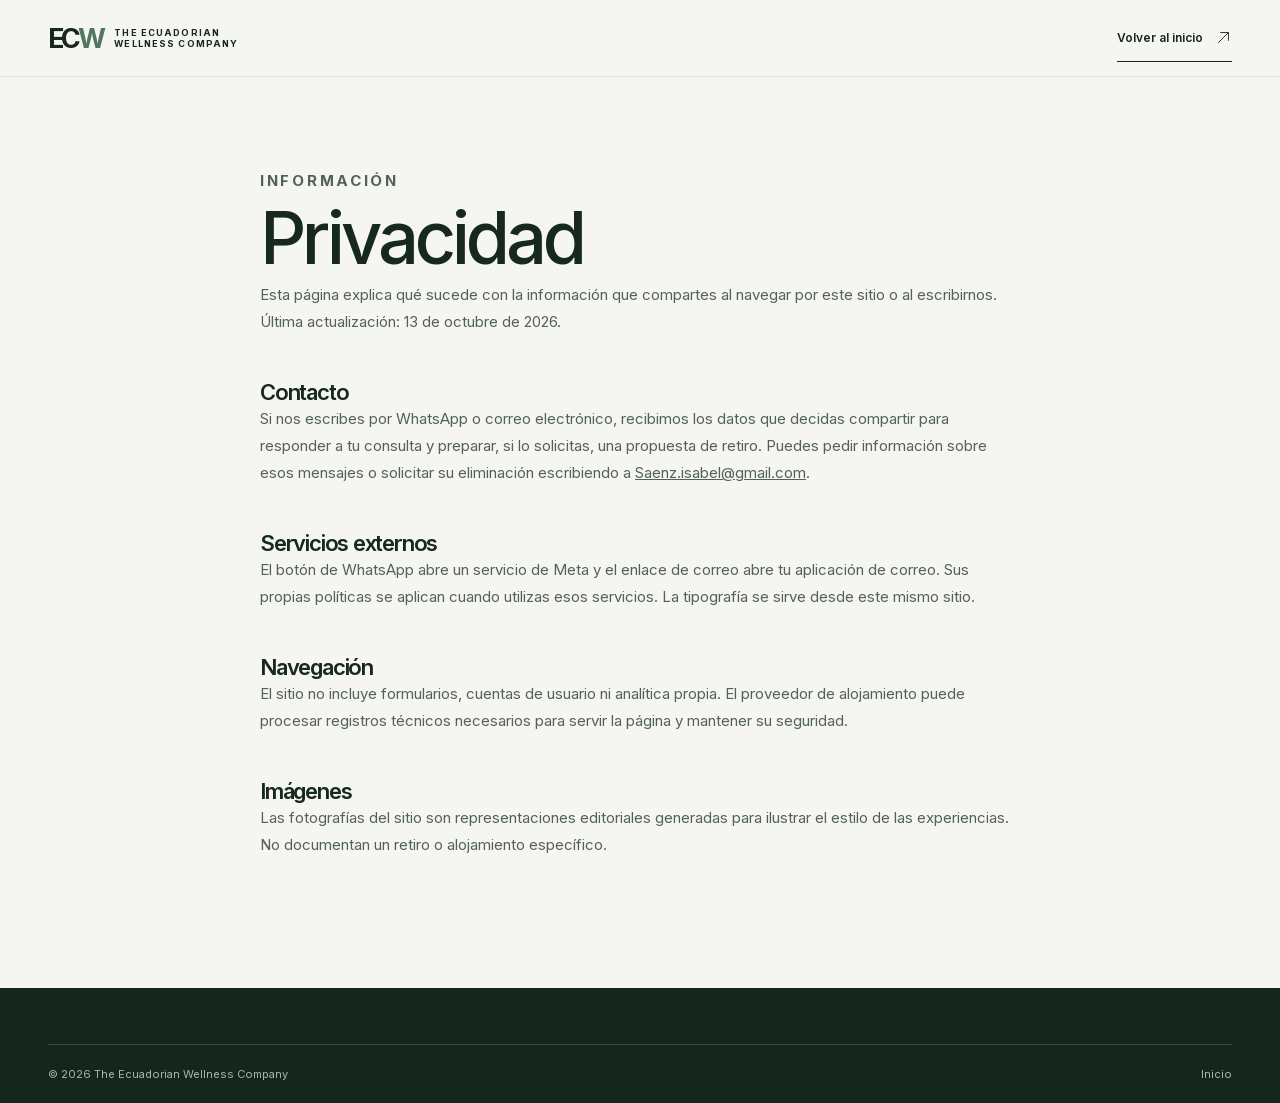
<file: privacidad.html>
<!doctype html>
<html lang="es">
<head>
  <meta charset="utf-8"><meta name="viewport" content="width=device-width,initial-scale=1">
  <meta name="theme-color" content="#f8f9f6">
  <title>Privacidad | The Ecuadorian Wellness Company</title>
  <meta name="description" content="Información sobre el tratamiento de datos al navegar y contactar a The Ecuadorian Wellness Company.">
  <link rel="canonical" href="https://ecwellnessco.org/privacidad.html">
  <link rel="stylesheet" href="/styles.css?v=6"><link rel="icon" type="image/svg+xml" href="/assets/favicon.svg">
  <style>.legal{max-width:760px;padding-block:90px 130px}.legal h1{font-size:clamp(44px,7vw,72px);font-weight:500}.legal h2{margin-top:44px;font-size:22px;font-weight:600}.legal p,.legal li{color:var(--muted);font-size:15px;line-height:1.8}.legal a:not(.button){text-decoration:underline}.legal ul{padding-left:22px}</style>
</head>
<body>
  <a class="skip-link" href="#contenido">Saltar al contenido</a>
  <header class="site-header"><div class="shell header-inner"><a class="brand" href="/" aria-label="Volver al inicio"><span class="brand-mark">EC<span>W</span></span><span class="brand-name">THE ECUADORIAN<br>WELLNESS COMPANY</span></a><a class="text-link" href="/">Volver al inicio <svg class="arrow-icon" viewBox="0 0 24 24" fill="none" stroke="currentColor" stroke-width="1.3" stroke-linecap="round" stroke-linejoin="round" aria-hidden="true" focusable="false"><path d="M5 19 19 5M8 5h11v11"/></svg></a></div></header>
  <main id="contenido" class="shell legal"><p class="eyebrow"><span class="eyebrow-line"></span> INFORMACIÓN</p><h1>Privacidad</h1><p>Esta página explica qué sucede con la información que compartes al navegar por este sitio o al escribirnos. Última actualización: 13 de octubre de 2026.</p>
    <h2>Contacto</h2><p>Si nos escribes por WhatsApp o correo electrónico, recibimos los datos que decidas compartir para responder a tu consulta y preparar, si lo solicitas, una propuesta de retiro. Puedes pedir información sobre esos mensajes o solicitar su eliminación escribiendo a <a href="mailto:Saenz.isabel@gmail.com">Saenz.isabel@gmail.com</a>.</p>
    <h2>Servicios externos</h2><p>El botón de WhatsApp abre un servicio de Meta y el enlace de correo abre tu aplicación de correo. Sus propias políticas se aplican cuando utilizas esos servicios. La tipografía se sirve desde este mismo sitio.</p>
    <h2>Navegación</h2><p>El sitio no incluye formularios, cuentas de usuario ni analítica propia. El proveedor de alojamiento puede procesar registros técnicos necesarios para servir la página y mantener su seguridad.</p>
    <h2>Imágenes</h2><p>Las fotografías del sitio son representaciones editoriales generadas para ilustrar el estilo de las experiencias. No documentan un retiro o alojamiento específico.</p>
  </main>
  <footer class="site-footer"><div class="shell footer-bottom"><span>© <span id="year">2026</span> The Ecuadorian Wellness Company</span><a href="/">Inicio</a></div></footer>
  <script src="/main.js?v=2" defer></script>
</body>
</html>
</file>
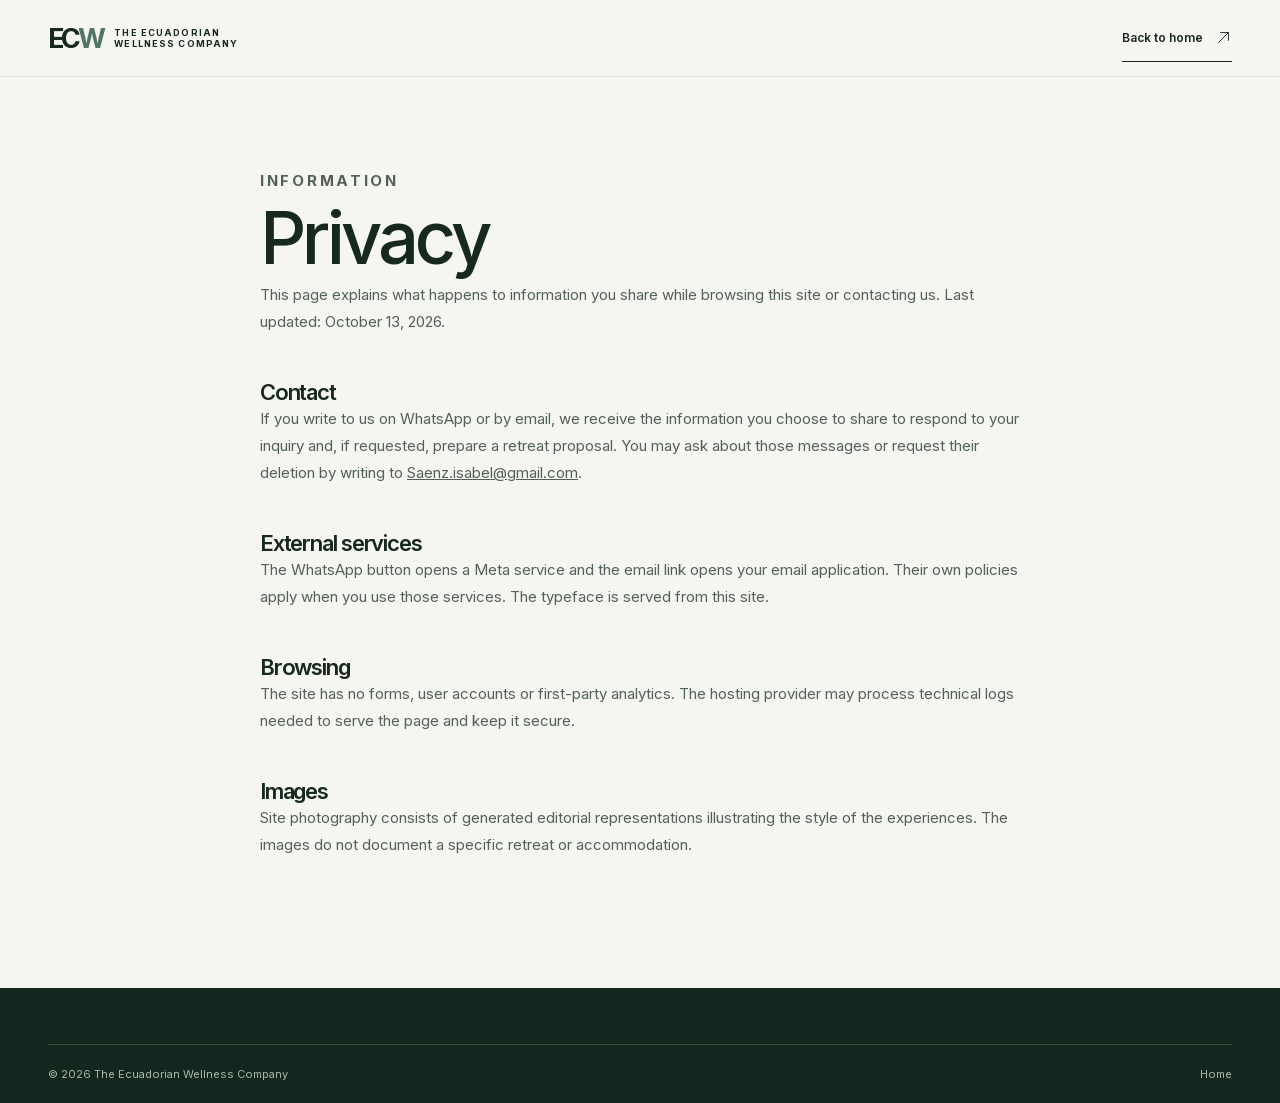
<file: en/privacy.html>
<!doctype html>
<html lang="en">
<head>
  <meta charset="utf-8"><meta name="viewport" content="width=device-width,initial-scale=1">
  <meta name="theme-color" content="#f8f9f6">
  <title>Privacy | The Ecuadorian Wellness Company</title>
  <meta name="description" content="Information about data handling when browsing and contacting The Ecuadorian Wellness Company.">
  <link rel="canonical" href="https://ecwellnessco.org/en/privacy.html">
  <link rel="stylesheet" href="/styles.css?v=6"><link rel="icon" type="image/svg+xml" href="/assets/favicon.svg">
  <style>.legal{max-width:760px;padding-block:90px 130px}.legal h1{font-size:clamp(44px,7vw,72px);font-weight:500}.legal h2{margin-top:44px;font-size:22px;font-weight:600}.legal p,.legal li{color:var(--muted);font-size:15px;line-height:1.8}.legal a:not(.button){text-decoration:underline}.legal ul{padding-left:22px}</style>
</head>
<body>
  <a class="skip-link" href="#content">Skip to content</a>
  <header class="site-header"><div class="shell header-inner"><a class="brand" href="/en/" aria-label="Back to home"><span class="brand-mark">EC<span>W</span></span><span class="brand-name">THE ECUADORIAN<br>WELLNESS COMPANY</span></a><a class="text-link" href="/en/">Back to home <svg class="arrow-icon" viewBox="0 0 24 24" fill="none" stroke="currentColor" stroke-width="1.3" stroke-linecap="round" stroke-linejoin="round" aria-hidden="true" focusable="false"><path d="M5 19 19 5M8 5h11v11"/></svg></a></div></header>
  <main id="content" class="shell legal"><p class="eyebrow"><span class="eyebrow-line"></span> INFORMATION</p><h1>Privacy</h1><p>This page explains what happens to information you share while browsing this site or contacting us. Last updated: October 13, 2026.</p>
    <h2>Contact</h2><p>If you write to us on WhatsApp or by email, we receive the information you choose to share to respond to your inquiry and, if requested, prepare a retreat proposal. You may ask about those messages or request their deletion by writing to <a href="mailto:Saenz.isabel@gmail.com">Saenz.isabel@gmail.com</a>.</p>
    <h2>External services</h2><p>The WhatsApp button opens a Meta service and the email link opens your email application. Their own policies apply when you use those services. The typeface is served from this site.</p>
    <h2>Browsing</h2><p>The site has no forms, user accounts or first-party analytics. The hosting provider may process technical logs needed to serve the page and keep it secure.</p>
    <h2>Images</h2><p>Site photography consists of generated editorial representations illustrating the style of the experiences. The images do not document a specific retreat or accommodation.</p>
  </main>
  <footer class="site-footer"><div class="shell footer-bottom"><span>© <span id="year">2026</span> The Ecuadorian Wellness Company</span><a href="/en/">Home</a></div></footer>
  <script src="/main.js?v=2" defer></script>
</body>
</html>
</file>
<file: styles.css>
@font-face{font-family:Inter;src:url('/assets/inter-latin.woff2') format('woff2');font-style:normal;font-weight:400 700;font-display:swap}
:root{--paper:#f5f6f1;--ink:#172820;--muted:#536158;--line:#d5ddd5;--accent:#517763;--accent-dark:#284838;--width:1360px;--ease:cubic-bezier(.22,1,.36,1)}
*{box-sizing:border-box}
html{scroll-behavior:smooth;scroll-padding-top:86px}
body{margin:0;background:var(--paper);color:var(--ink);font-family:Inter,Arial,sans-serif;-webkit-font-smoothing:antialiased}
body.menu-open{overflow:hidden}
img{display:block;max-width:100%}
figure,h1,h2,h3,p{margin:0}
a{color:inherit;text-decoration:none}
button{font:inherit}
h1,h2,h3{letter-spacing:-.055em}
p{line-height:1.65}
::selection{background:#dbe8dd;color:var(--ink)}
:focus-visible{outline:3px solid #a4cfac;outline-offset:4px}
.shell{width:min(calc(100% - 96px),var(--width));margin-inline:auto}
.section-pad{padding-block:clamp(88px,10vw,148px)}
.skip-link{position:fixed;z-index:100;top:-70px;left:16px;padding:12px 18px;background:var(--ink);color:#fff}
.skip-link:focus{top:16px}
.site-header{position:sticky;z-index:50;top:0;background:rgba(245,246,241,.96);border-bottom:1px solid rgba(23,40,32,.1);backdrop-filter:blur(16px)}
.header-inner{height:76px;display:flex;align-items:center;justify-content:space-between;gap:26px}
.brand{display:inline-flex;align-items:center;gap:12px;flex:none}
.brand-mark{font-size:27px;font-weight:700;letter-spacing:-.12em;line-height:1}
.brand-mark span{color:var(--accent)}
.brand-name{font-size:9px;font-weight:700;line-height:1.25;letter-spacing:.125em}
.desktop-nav{display:flex;gap:clamp(18px,2.5vw,40px);align-items:center}
.desktop-nav a,.language-link{font-size:12px;font-weight:600;transition:color .25s}
.desktop-nav a:hover,.language-link:hover{color:var(--accent)}
.header-actions{display:flex;gap:23px;align-items:center}
.button{min-height:52px;display:inline-flex;align-items:center;justify-content:space-between;gap:34px;padding:0 21px;border:1px solid transparent;font-size:12px;font-weight:600;white-space:nowrap;transition:background .25s,color .25s,transform .25s}
.button:hover{transform:translateY(-2px)}
.button:active{transform:none}
.arrow-icon{display:block;flex:none;width:17px;height:17px;overflow:visible;transition:transform .25s}
.button:hover .arrow-icon,.text-link:hover .arrow-icon,.contact-email:hover .arrow-icon{transform:translate(2px,-2px)}
.button-dark{background:var(--ink);color:#fff}
.button-dark:hover{background:var(--accent-dark)}
.button-light{background:#f5f6f1;color:var(--ink)}
.button-light:hover{background:#fff}
.header-cta{min-height:40px;gap:26px;padding-inline:17px}
.menu-toggle{display:none}
.mobile-nav[hidden]{display:none!important}
.eyebrow{font-size:10px;font-weight:700;letter-spacing:.18em;line-height:1.4;color:var(--accent-dark)}
.section-title{max-width:810px;font-size:clamp(44px,5vw,76px);font-weight:500;line-height:1.09}
.hero{position:relative;isolation:isolate;min-height:min(790px,calc(100svh - 76px));display:flex;align-items:flex-end;overflow:hidden;background:#455d55;color:#fff}
.hero-photo,.hero-shade,.landscape-photo,.landscape-shade,.contact-photo,.contact-shade{position:absolute;inset:0}
.hero-photo img,.landscape-photo img,.contact-photo img{width:100%;height:100%;object-fit:cover}
.hero-photo img{object-position:center 52%}
.hero-shade{background:linear-gradient(90deg,rgba(8,25,19,.72) 0%,rgba(8,25,19,.37) 55%,rgba(8,25,19,.08) 100%),linear-gradient(0deg,rgba(8,25,19,.42),transparent 48%)}
.hero-inner{position:relative;z-index:1;padding-block:90px 88px}
.hero .eyebrow{color:#e7f0e6}
.hero h1{max-width:890px;margin:23px 0 24px;font-size:clamp(52px,6.1vw,94px);line-height:1.025;font-weight:500;text-wrap:balance}
.hero h1 em{font-style:normal;color:#c7dac6}
.hero-lead{max-width:540px;font-size:clamp(16px,1.4vw,19px);color:#f0f3ed}
.hero-actions{display:flex;align-items:center;gap:28px;flex-wrap:wrap;margin-top:33px}
.text-link{display:inline-flex;align-items:center;gap:12px;min-height:48px;border-bottom:1px solid currentColor;font-size:12px;font-weight:600}
.text-link:hover{color:#d4e9d5}
.introduction{background:#fff}
.intro-grid{display:grid;grid-template-columns:minmax(0,1fr) minmax(0,.9fr);gap:clamp(60px,8vw,135px);align-items:center}
.intro-copy{max-width:590px}
.statement{margin:25px 0 32px;font-size:clamp(48px,5.3vw,82px);font-weight:500;line-height:1.08}
.statement span{color:#74907b}
.intro-copy>p:not(.eyebrow){max-width:540px;color:var(--muted);font-size:17px}
.intro-copy .intro-note{margin-top:30px;font-size:12px!important;font-weight:600;letter-spacing:.02em;color:var(--accent-dark)!important}
.intro-image{aspect-ratio:4/5;overflow:hidden;background:#d9e1da}
.intro-image img{width:100%;height:100%;object-fit:cover}
.landscape-band{position:relative;isolation:isolate;min-height:clamp(430px,48vw,620px);display:flex;align-items:flex-end;overflow:hidden;background:#193529;color:#fff}
.landscape-photo img{object-position:center 47%}
.landscape-shade{background:linear-gradient(0deg,rgba(5,23,16,.73),rgba(5,23,16,.03) 73%)}
.landscape-copy{position:relative;z-index:1;padding-block:60px}
.landscape-copy .eyebrow{color:#d5e5d6}
.landscape-copy h2{max-width:850px;margin-top:19px;font-size:clamp(42px,5.6vw,80px);font-weight:500;line-height:1.07}
.pillars{background:var(--paper)}
.section-intro{max-width:650px;margin:0 0 60px;font-size:clamp(20px,2.2vw,31px);line-height:1.45;letter-spacing:-.03em}
.pillar-grid{display:grid;grid-template-columns:repeat(12,1fr);column-gap:24px;row-gap:70px}
.pillar-story{grid-column:span 7;min-width:0}
.pillar-story:nth-child(2),.pillar-story:nth-child(3){grid-column:span 5}
.pillar-story:nth-child(2),.pillar-story:nth-child(4){padding-top:75px}
.pillar-photo{height:clamp(300px,36vw,540px);overflow:hidden;background:#dae2d8}
.pillar-story:nth-child(2) .pillar-photo,.pillar-story:nth-child(3) .pillar-photo{height:clamp(280px,32vw,430px)}
.pillar-photo img{width:100%;height:100%;object-fit:cover;transition:transform .7s var(--ease)}
.pillar-story:hover .pillar-photo img{transform:scale(1.035)}
.pillar-text{display:grid;grid-template-columns:54px 1fr;gap:8px 18px;padding-top:22px}
.story-number{grid-row:span 2;color:var(--accent);font-size:11px;font-weight:700;letter-spacing:.13em;padding-top:8px}
.pillar-text h3{font-size:clamp(24px,2.8vw,39px);font-weight:500}
.pillar-text p{max-width:460px;color:var(--muted);font-size:14px}
.retreats{background:#fff}
.section-heading{max-width:920px;margin-bottom:55px}
.section-heading .section-title{margin:20px 0 24px}
.section-heading>p:last-child{max-width:610px;color:var(--muted);font-size:17px}
.retreat-grid{display:grid;grid-template-columns:1fr 1fr;gap:72px 26px}
.retreat-card{min-width:0}
.retreat-card:first-child{grid-column:span 2}
.retreat-card>a{display:block;height:100%}
.retreat-image{height:clamp(340px,35vw,510px);overflow:hidden;background:#d6dfd5}
.retreat-card:first-child .retreat-image{height:clamp(420px,46vw,610px)}
.retreat-image img{width:100%;height:100%;object-fit:cover;transition:transform .7s var(--ease)}
.retreat-card:hover img{transform:scale(1.04)}
.retreat-info{padding-top:20px}
.retreat-info>span{color:var(--accent-dark);font-size:10px;font-weight:700;letter-spacing:.16em}
.retreat-info h3{display:flex;align-items:start;justify-content:space-between;gap:20px;margin:10px 0 8px;font-size:clamp(28px,3vw,43px);font-weight:500;line-height:1.15}
.retreat-info h3>.arrow-icon{width:24px;height:24px}
.retreat-card:hover h3>.arrow-icon{transform:translate(3px,-3px)}
.retreat-info p{max-width:500px;color:var(--muted);font-size:14px}
.retreat-private{grid-column:span 2;background:#e8eee8}
.retreat-private>a{display:grid;grid-template-columns:1fr 1fr}
.retreat-private .retreat-image{height:450px}
.retreat-private .retreat-info{display:flex;flex-direction:column;align-items:flex-start;justify-content:center;padding:clamp(34px,5vw,86px)}
.retreat-private .retreat-info h3{max-width:500px;margin-top:24px}
.retreat-private .retreat-info strong{margin-top:35px;padding-bottom:8px;border-bottom:1px solid currentColor;font-size:12px}
.retreat-disclaimer{margin-top:30px;color:#67766c;font-size:12px}
.method{background:#eef2ec}
.method-grid{display:grid;grid-template-columns:1fr .9fr;gap:clamp(60px,8vw,140px)}
.method-heading .section-title{margin:22px 0}
.method-heading>p:last-child{max-width:510px;color:var(--muted);font-size:16px}
.method-steps{margin-top:40px}
.method-step{display:grid;grid-template-columns:55px 1fr;gap:18px;padding:23px 0;border-top:1px solid #cbd6cc}
.method-step:last-child{border-bottom:1px solid #cbd6cc}
.method-step>span{padding-top:6px;color:var(--accent);font-size:11px;font-weight:700}
.method-step h3{margin-bottom:4px;font-size:28px;font-weight:500}
.method-step p{max-width:430px;color:var(--muted);font-size:14px}
.method-photos{position:relative;padding-bottom:80px}
.method-walk{width:87%;aspect-ratio:4/5;overflow:hidden;background:#d8e0d7}
.method-journal{position:absolute;right:0;bottom:0;width:48%;aspect-ratio:4/5;overflow:hidden;border:10px solid #eef2ec;background:#d8e0d7}
.method-photos img{width:100%;height:100%;object-fit:cover}
.people{background:#fff}
.people-grid{display:grid;grid-template-columns:1fr 1fr;gap:clamp(60px,8vw,130px);align-items:center}
.people-image{aspect-ratio:4/4.7;overflow:hidden;background:#d9e1d7}
.people-image img{width:100%;height:100%;object-fit:cover}
.people .section-title{margin:22px 0 28px}
.people-content>p:not(.eyebrow){max-width:550px;color:var(--muted);font-size:17px}
.people-notes{display:flex;flex-wrap:wrap;gap:11px;margin-top:30px}
.people-notes span{border:1px solid #cad8cc;padding:10px 13px;font-size:12px;color:var(--accent-dark)}
.faq{background:var(--paper)}
.faq-grid{display:grid;grid-template-columns:.8fr 1.2fr;gap:clamp(60px,8vw,145px)}
.faq .section-title{margin:20px 0 25px}
.faq-grid>div:first-child>p:last-child{max-width:380px;color:var(--muted);font-size:15px}
.faq-list{border-top:1px solid var(--line)}
.faq details{border-bottom:1px solid var(--line)}
.faq summary{display:flex;justify-content:space-between;align-items:center;gap:18px;padding:24px 0;cursor:pointer;font-size:15px;font-weight:600;list-style:none}
.faq summary::-webkit-details-marker{display:none}
.faq summary span{font-size:24px;font-weight:400;line-height:1;color:var(--accent);transition:transform .25s}
.faq details[open] summary span{transform:rotate(45deg)}
.faq details p{max-width:550px;margin:0 0 26px;color:var(--muted);font-size:14px}
.faq summary:hover{color:var(--accent-dark)}
.contact{position:relative;isolation:isolate;min-height:620px;display:flex;align-items:center;overflow:hidden;background:var(--accent-dark);color:#fff;padding-block:clamp(90px,10vw,150px)}
.contact-photo img{object-position:center 54%}
.contact-shade{background:linear-gradient(90deg,rgba(7,28,18,.8),rgba(7,28,18,.45) 62%,rgba(7,28,18,.17)),linear-gradient(0deg,rgba(7,28,18,.4),transparent 60%)}
.contact-grid{position:relative;z-index:1;display:grid;grid-template-columns:1fr .45fr;gap:60px;align-items:end}
.contact .eyebrow{color:#d4e5d4}
.contact h2{max-width:820px;margin:20px 0 25px;font-size:clamp(48px,6vw,85px);font-weight:500;line-height:1.08}
.contact-grid>div>p:not(.eyebrow){max-width:590px;color:#e3e9e0;font-size:16px}
.contact-actions{display:flex;flex-wrap:wrap;align-items:center;gap:28px;margin-top:35px}
.contact-email{display:inline-flex;align-items:center;gap:10px;min-height:48px;border-bottom:1px solid #d7e2d8;font-size:13px}
.contact-email:hover{color:#e7f1e5}
.contact-aside{justify-self:end;margin:0 0 8px;color:#e4ede4;font-size:15px;line-height:1.8}
.site-footer{background:#14261e;color:#fff;padding-top:56px}
.footer-top{display:flex;align-items:end;justify-content:space-between;gap:30px;padding-bottom:52px}
.footer-top p{color:#a8b8ad;font-size:13px}
.footer-bottom{display:flex;justify-content:space-between;gap:25px;padding-block:22px;border-top:1px solid #385143;color:#a8b8ad;font-size:11px}
.footer-bottom>div{display:flex;gap:28px}
.footer-bottom a:hover{color:#fff}
.image-note{padding:0 0 28px;color:#a6b9aa;font-size:11px}
.reveal{opacity:1;transform:none}
@media(prefers-reduced-motion:no-preference){.js .reveal:not(.hero-inner){opacity:0;transform:translateY(18px);transition:opacity .7s var(--ease),transform .7s var(--ease)}.js .reveal.is-visible{opacity:1;transform:none}}
@media(max-width:1080px){.shell{width:min(calc(100% - 64px),var(--width))}.desktop-nav{gap:15px}.desktop-nav a{font-size:11px}.header-actions{gap:15px}.method-grid{gap:54px}.people-grid{gap:55px}}
@media(max-width:900px){
 html{scroll-padding-top:70px}.shell{width:min(calc(100% - 40px),var(--width))}.section-pad{padding-block:80px}.header-inner{height:68px}.brand-mark{font-size:25px}.brand-name{font-size:8px}.desktop-nav,.header-cta{display:none}.header-actions{gap:17px}.language-link{font-size:13px}
 .menu-toggle{display:flex;flex-direction:column;justify-content:center;gap:6px;width:44px;height:44px;padding:10px;border:0;background:transparent;cursor:pointer}.menu-toggle span{width:24px;height:2px;background:var(--ink);transition:transform .25s}.menu-toggle[aria-expanded="true"] span:first-child{transform:translateY(4px) rotate(45deg)}.menu-toggle[aria-expanded="true"] span:last-child{transform:translateY(-4px) rotate(-45deg)}
 .mobile-nav{position:absolute;top:68px;left:0;right:0;display:flex;flex-direction:column;max-height:calc(100dvh - 68px);overflow:auto;padding:15px 20px 25px;background:var(--paper);box-shadow:0 25px 35px #17282022}.mobile-nav a{padding:15px 3px;border-bottom:1px solid var(--line);font-size:17px;font-weight:600}
 .hero{min-height:clamp(620px,calc(100svh - 68px),820px)}.hero-photo img{object-position:55% center}.hero-shade{background:linear-gradient(0deg,rgba(8,25,19,.84),rgba(8,25,19,.3) 78%)}.hero-inner{padding-block:66px 48px}.hero h1{max-width:680px;font-size:clamp(46px,8.7vw,69px);margin:20px 0}.hero-lead{max-width:500px;font-size:16px}.hero-actions{gap:15px;margin-top:28px}
 .intro-grid,.people-grid{grid-template-columns:1fr;gap:45px}.intro-image{max-height:620px;aspect-ratio:4/4.5}.landscape-band{min-height:440px}.landscape-copy{padding-block:45px}
 .pillar-grid{grid-template-columns:1fr 1fr;gap:48px 18px}.pillar-story,.pillar-story:nth-child(2),.pillar-story:nth-child(3){grid-column:auto}.pillar-story:nth-child(2),.pillar-story:nth-child(4){padding-top:0}.pillar-photo,.pillar-story:nth-child(2) .pillar-photo,.pillar-story:nth-child(3) .pillar-photo{height:auto;aspect-ratio:4/5}.pillar-text{display:block;padding-top:16px}.story-number{display:block;margin-bottom:8px;padding:0}.pillar-text h3{font-size:24px}
 .retreat-grid{gap:48px 18px}.retreat-image,.retreat-card:first-child .retreat-image{height:auto;aspect-ratio:4/3}.retreat-card:first-child .retreat-image{aspect-ratio:16/9}.retreat-private>a{grid-template-columns:1fr 1fr}.retreat-private .retreat-image{height:100%}.retreat-private .retreat-info{padding:26px}
 .method-grid{grid-template-columns:1fr;gap:48px}.method-photos{max-width:630px;margin:auto}.people-image{order:2;max-height:650px;aspect-ratio:4/4.2}.people-content{order:1}.faq-grid{grid-template-columns:1fr;gap:36px}.contact-grid{grid-template-columns:1fr}.contact-aside{display:none}
}
@media(max-width:560px){
 .hero h1{font-size:clamp(42px,10.8vw,60px)}.hero-actions{align-items:flex-start;flex-direction:column;gap:9px}.statement{font-size:clamp(43px,10vw,62px)}.intro-copy>p:not(.eyebrow){font-size:16px}.landscape-copy h2{font-size:clamp(40px,9vw,58px)}.section-intro{margin-bottom:38px}
 .pillar-grid,.retreat-grid{grid-template-columns:1fr;gap:43px}.pillar-story,.pillar-story:nth-child(2),.pillar-story:nth-child(3),.retreat-card:first-child,.retreat-private{grid-column:auto}.pillar-photo,.pillar-story:nth-child(2) .pillar-photo,.pillar-story:nth-child(3) .pillar-photo{aspect-ratio:5/4}.retreat-card:first-child .retreat-image{aspect-ratio:4/3}.retreat-private>a{grid-template-columns:1fr}.retreat-private .retreat-image{height:auto;aspect-ratio:4/3}.retreat-private .retreat-info{padding:26px 24px 34px}.method-step{grid-template-columns:40px 1fr}.contact{min-height:610px}.contact h2{font-size:clamp(42px,10vw,60px)}.contact-actions{align-items:flex-start;flex-direction:column;gap:10px}.footer-top,.footer-bottom{align-items:flex-start;flex-direction:column}
}
@media(max-width:360px){.shell{width:min(calc(100% - 32px),var(--width))}.brand-name{font-size:7px}.hero h1{font-size:41px}.button{gap:20px}.contact-email{font-size:12px}}
@media(prefers-reduced-motion:reduce){html{scroll-behavior:auto}*,*::before,*::after{animation-duration:.01ms!important;transition-duration:.01ms!important}}
</file>
